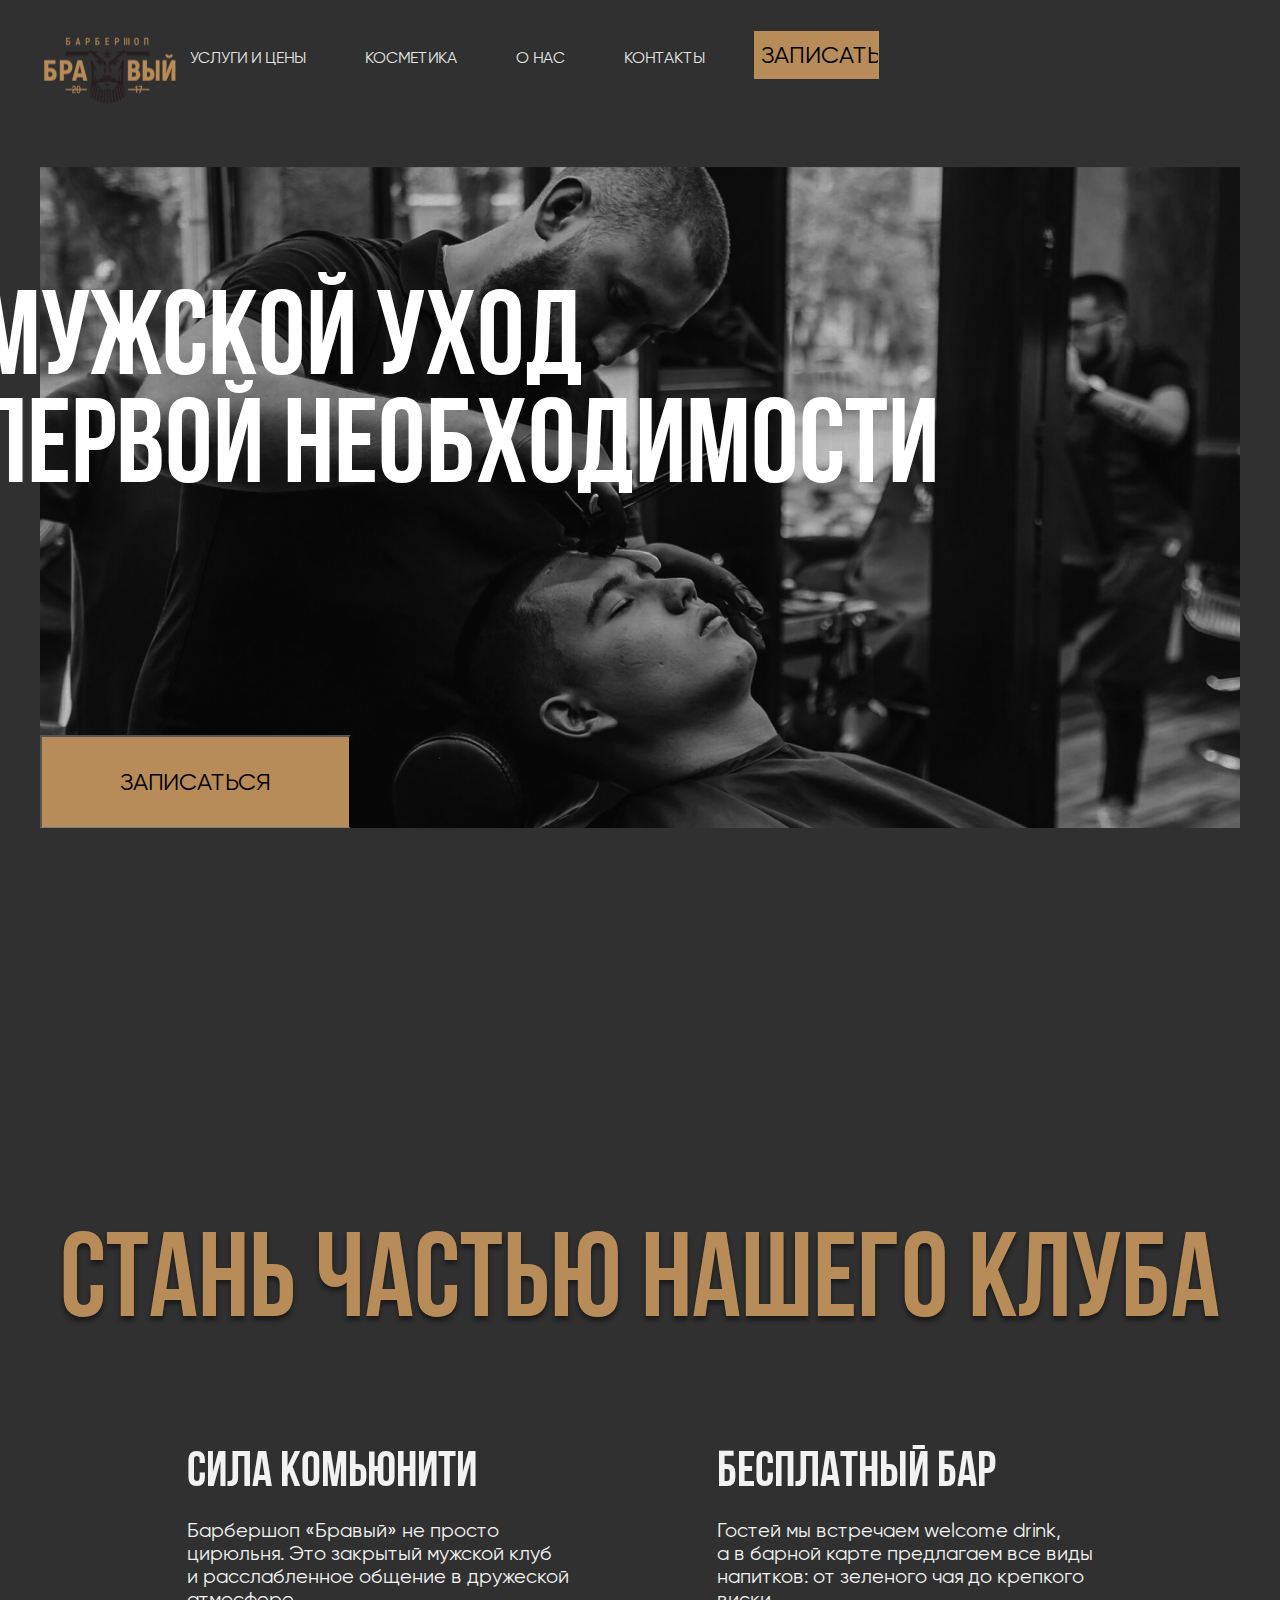
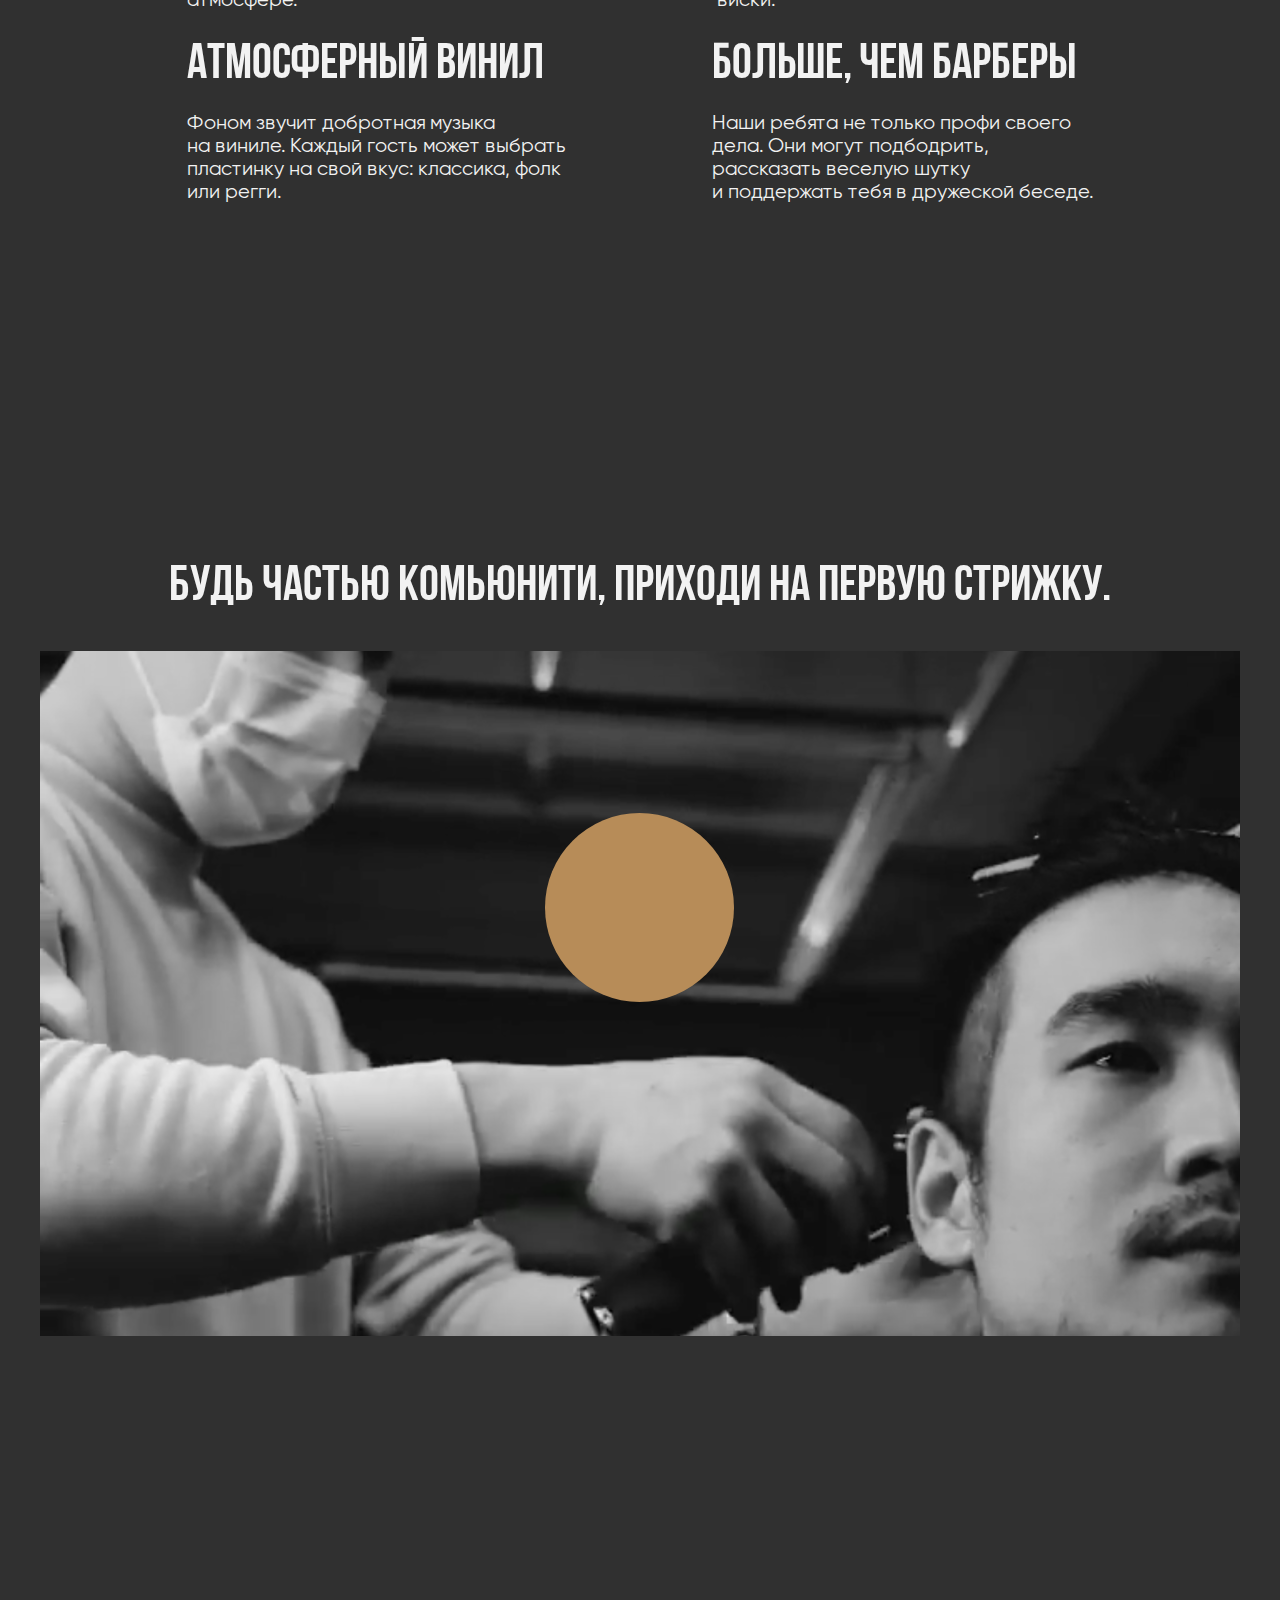
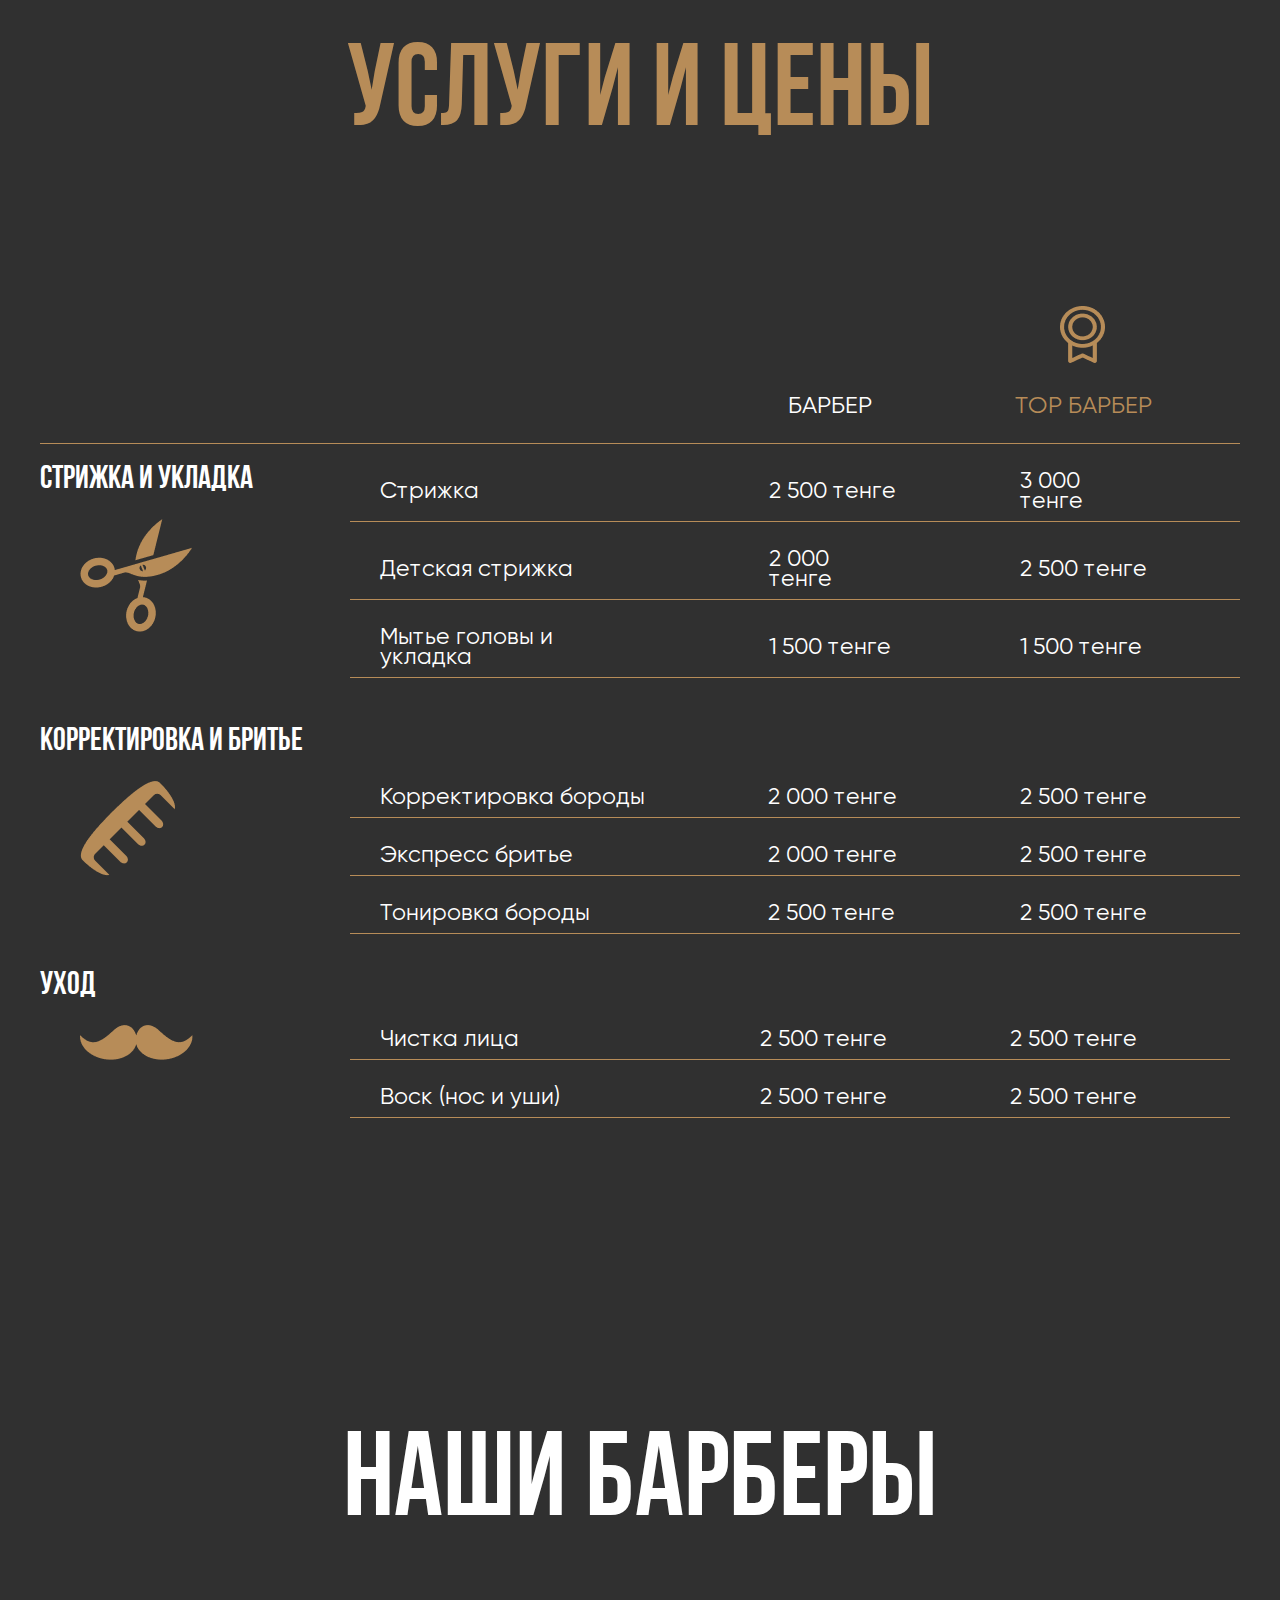
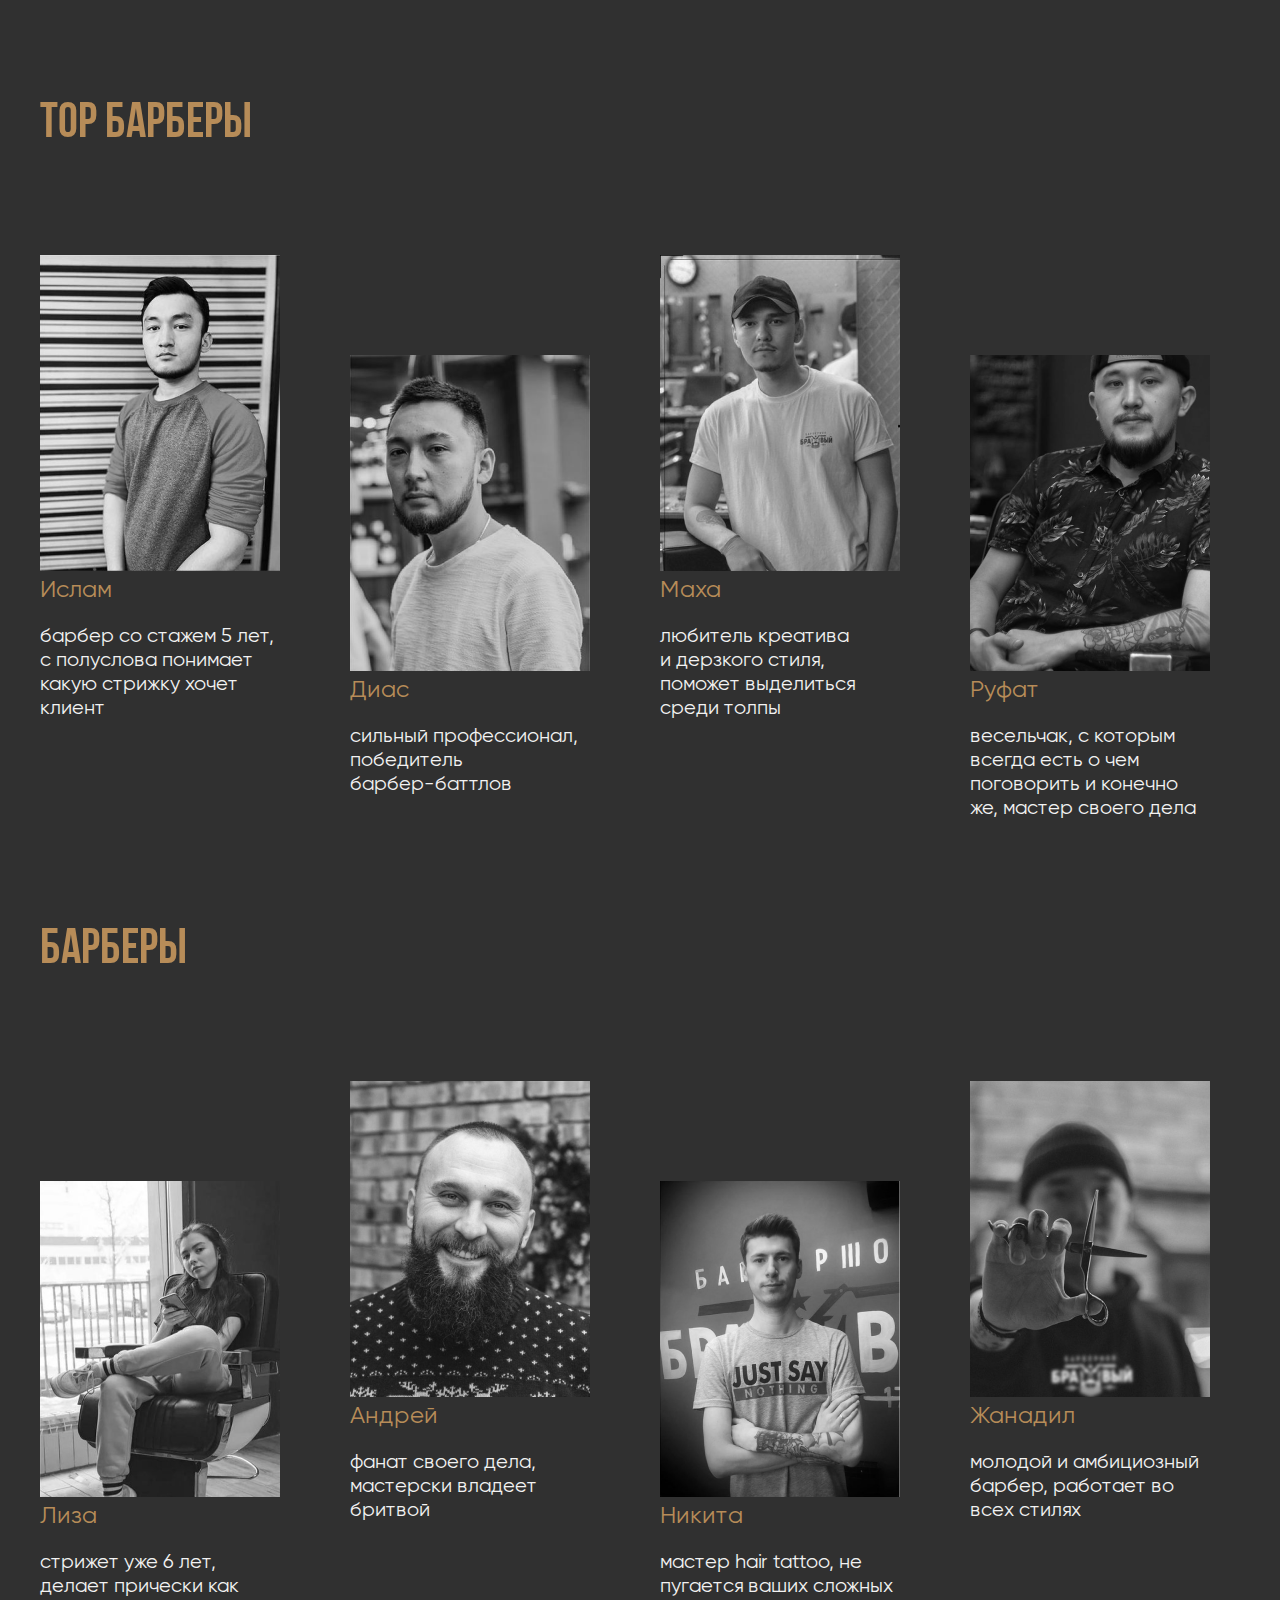
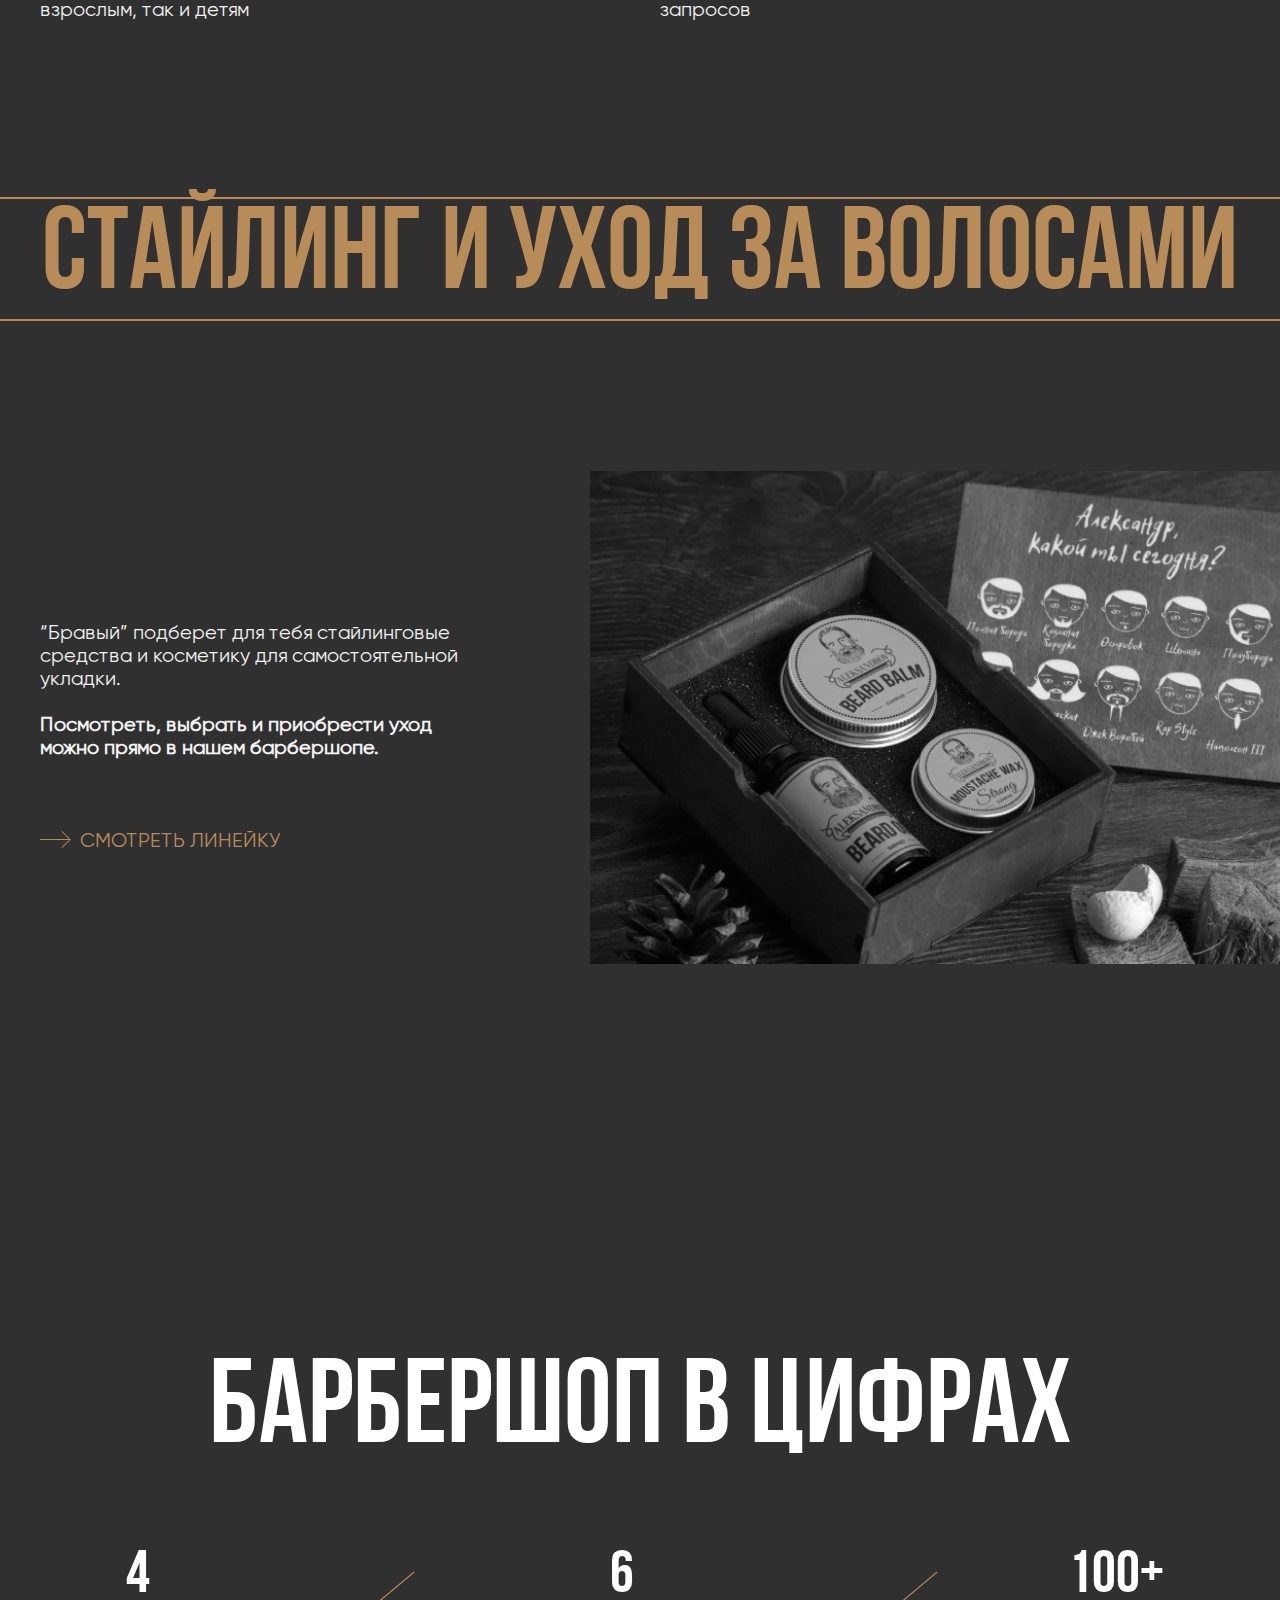
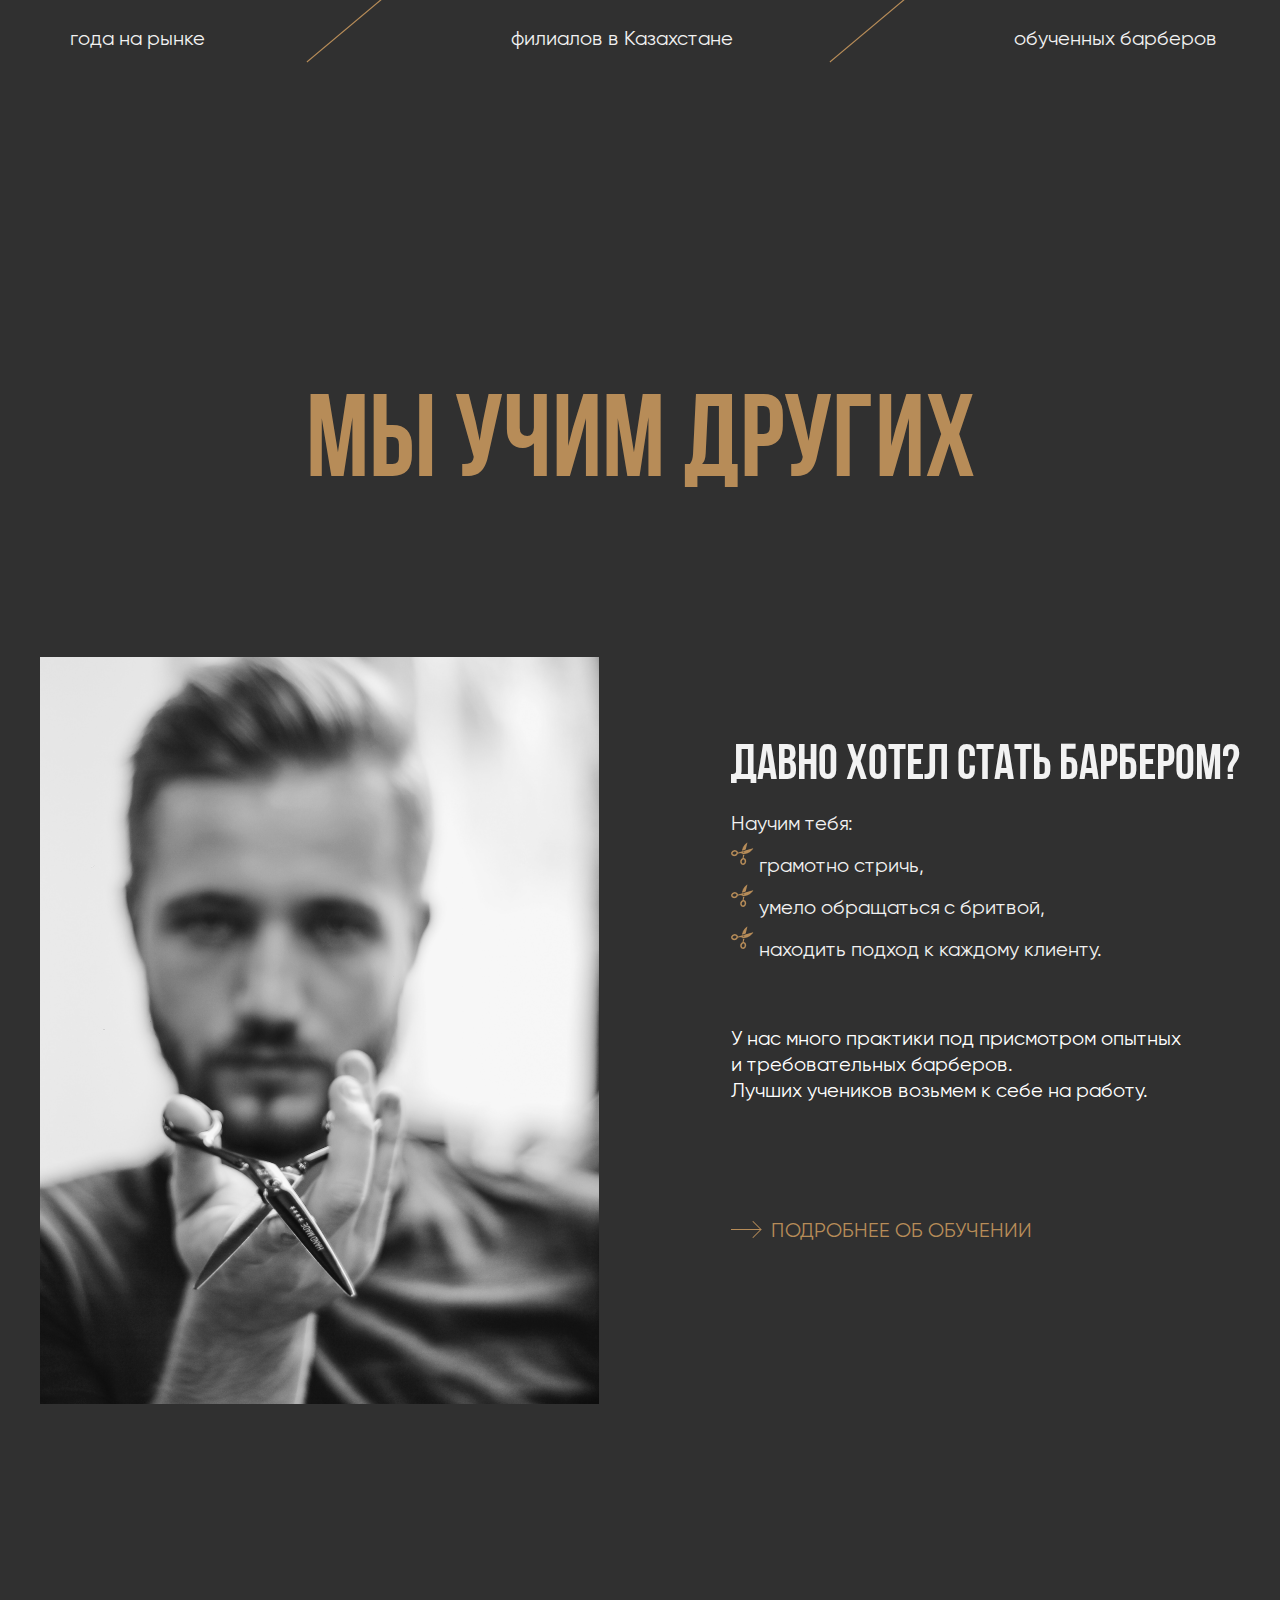
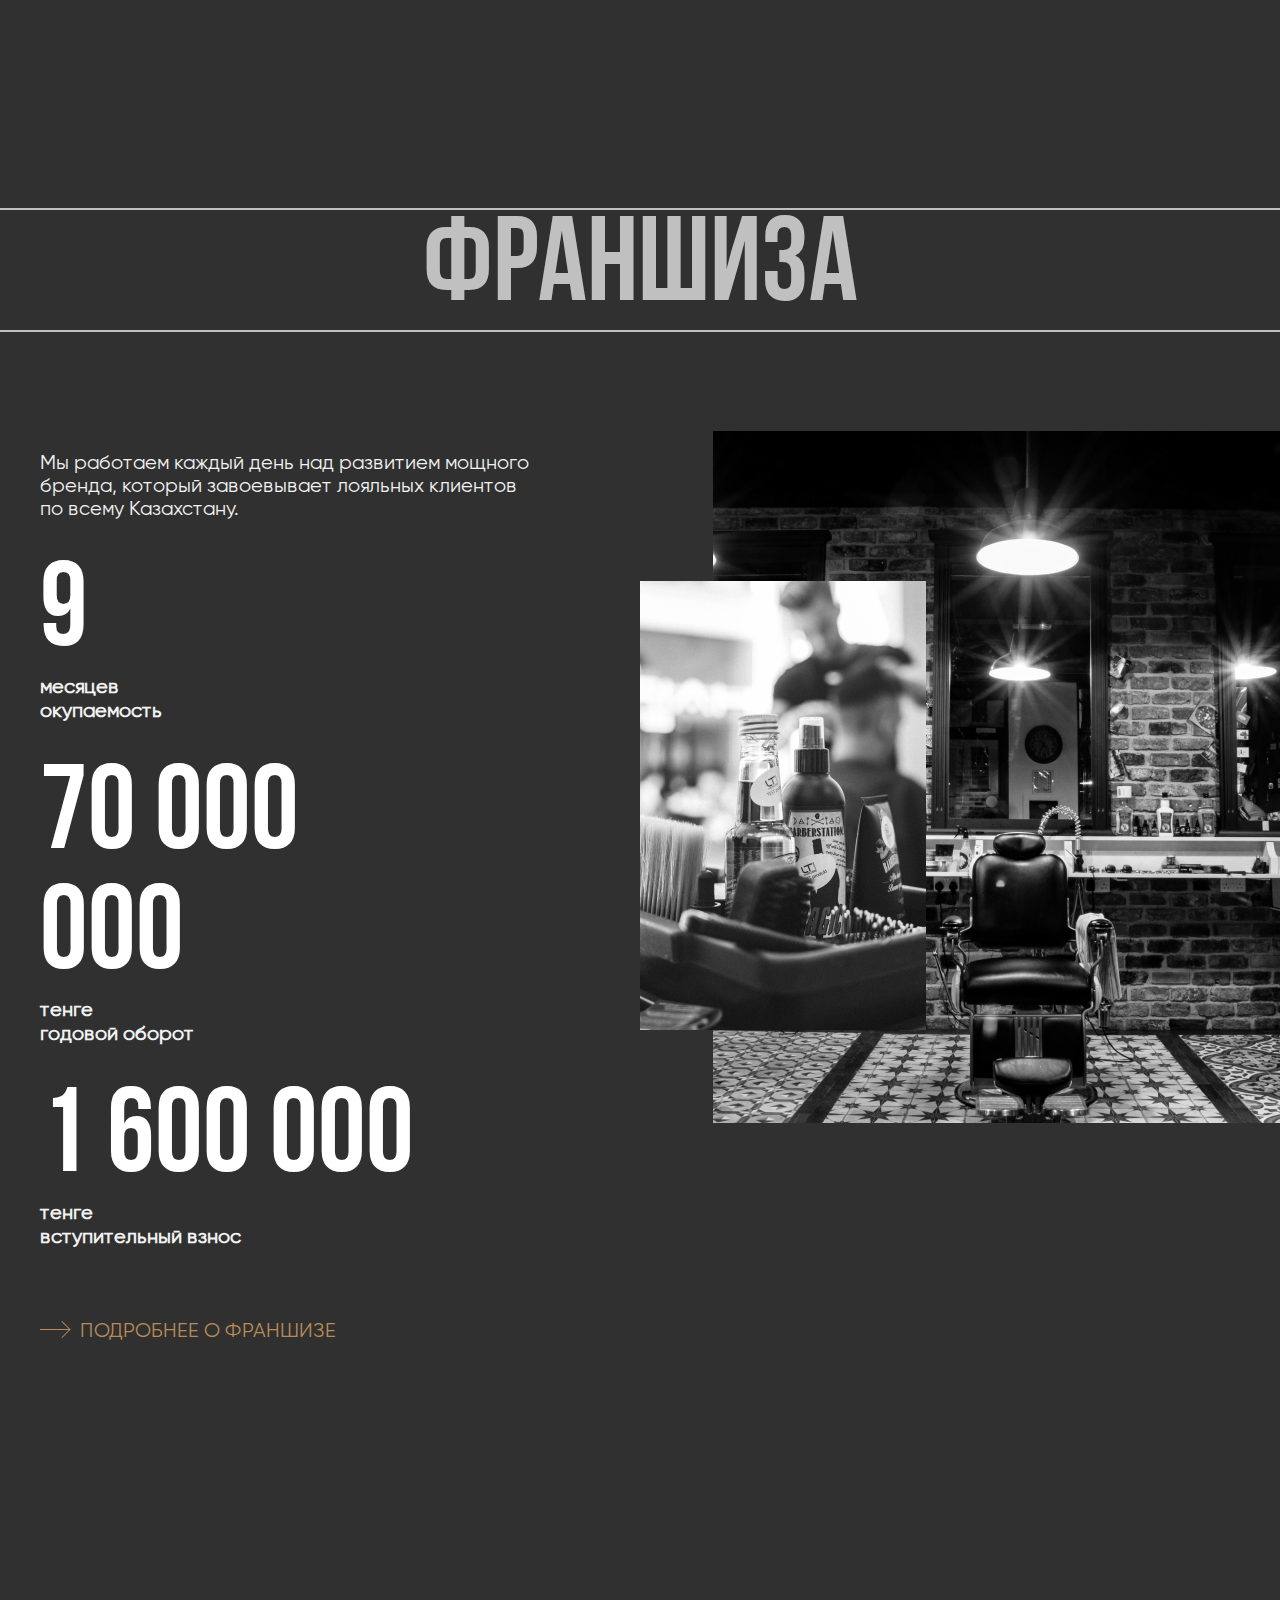
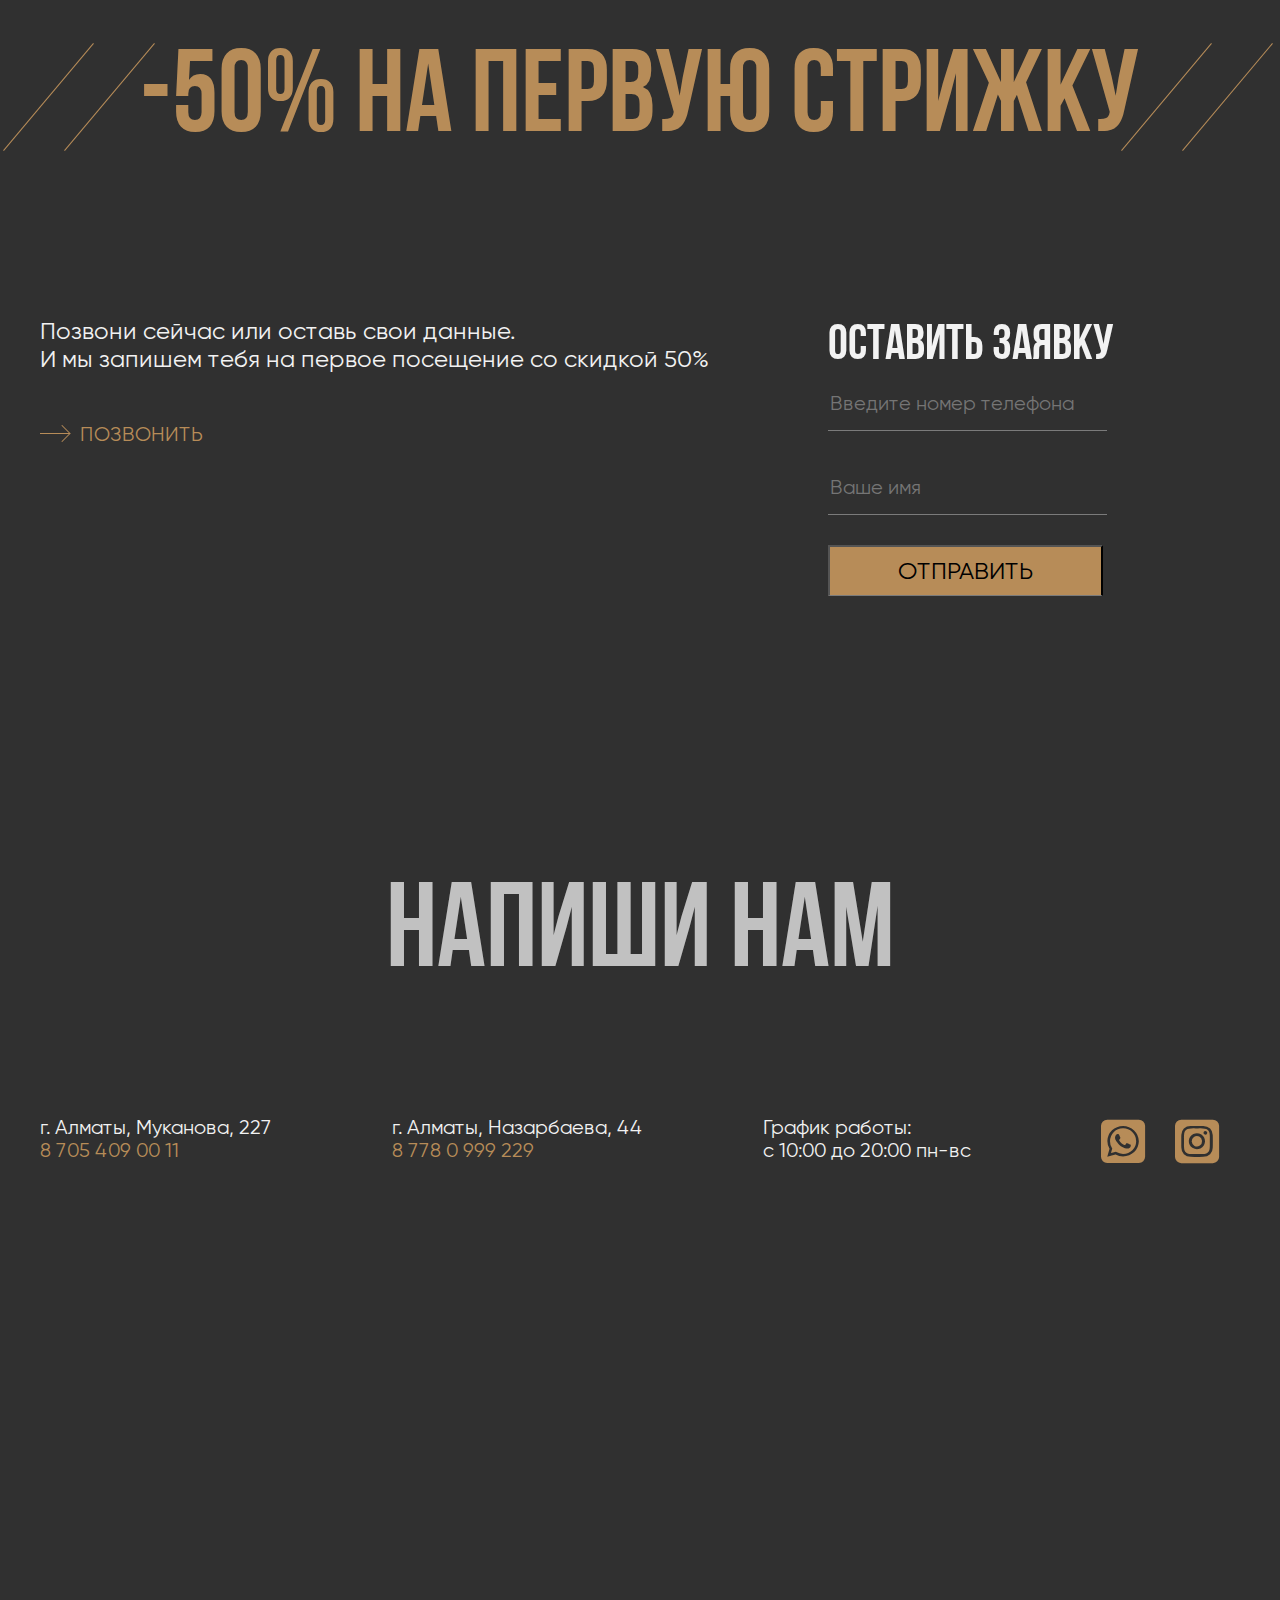
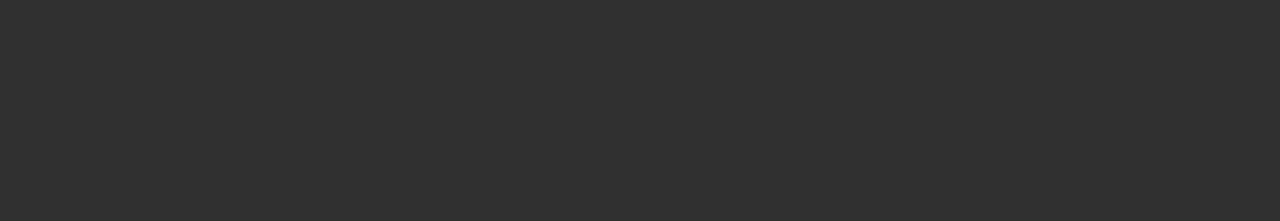
<file: 4/index.html>
<!DOCTYPE html>
<html lang="en">
<head>
    <meta charset="UTF-8">
    <meta http-equiv="X-UA-Compatible" content="IE=edge">
    <meta name="viewport" content="width=device-width, initial-scale=1.0">
    <title>Барбершоп Бравый</title>
    <link rel="stylesheet" href="style.css">
    <link rel="stylesheet" href="https://cdnjs.cloudflare.com/ajax/libs/font-awesome/6.2.0/css/all.min.css">
</head>
<body>
    <header>
        <div class="container">
            <div class="navbar">
                <img src="img/logo.png" alt="">
                <div class="menu">
                    <a href="">Услуги и цены</a>
                    <a href="">Косметика</a>
                    <a href="">О нас</a>
                    <a href="">Контакты</a>
                

                    <input class="menu-btn" type="submit" value="Записаться">
                </div>    
            </div>

            <div class="header-content">
                <img src="img/header-img.png" alt="">
                <h1>мужской уход <br> первой необходимости</h1>
                <input class="img-btn" type="submit" value="Записаться">
            </div>
        </div>
    </header>

    <section>
        <div class="container">
            <h2 class="first-h2">Стань частью нашего клуба</h2>
            
            <div class="card-list">
                <div>
                    <span>Сила комьюнити</span>
                    <p>
                        Барбершоп «Бравый» не просто <br>
                        цирюльня. Это закрытый мужской клуб <br>
                        и расслабленное общение в дружеской <br>
                        атмосфере.
                    </p>
                </div>

                <div>
                    <span>Бесплатный бар</span>
                    <p>
                        Гостей мы встречаем welcome drink, <br>
                        а в барной карте предлагаем все виды <br>
                        напитков: от зеленого чая до крепкого <br>
                        виски.
                    </p>
                </div>
            </div>

            <div class="card-list">
                <div>
                    <span>Атмосферный винил</span>
                    <p>
                        Фоном звучит добротная музыка <br>
                        на виниле. Каждый гость может выбрать <br>
                        пластинку на свой вкус: классика, фолк <br>
                        или регги.
                    </p>
                </div>

                <div>
                    <span>Больше, чем барберы</span>
                    <p>
                        Наши ребята не только профи своего <br>
                        дела. Они могут подбодрить, <br>
                        рассказать веселую шутку <br>
                        и поддержать тебя в дружеской беседе. 
                    </p>
                </div>
            </div>
        </div>
    </section>

    <section>
        <div class="container">
        <h2 class="second-h2">Будь частью комьюнити, приходи на первую стрижку.</h2>
        <div class="video"><div class="player-video"></div></div>
        </div>
    </section>

    <section>
        <div class="container">
        <h2 class="third-h2">Услуги и цены</h2>
        <div class="div-bottom-150px"></div>
            
        <img class="topbarber-img" src="img/topbarber.png" alt="">

        <div class="barber">
            <p>БАРБЕР</p>
            <span>TOP БАРБЕР</span>
        </div>
        <div class="border-bottom"></div>

        <div class="services">
            <h5>Стрижка и укладка</h5>
            <img class="services-img" src="img/Vector.png" alt="">
            <h5>корректировка и бритье</h5>
            <img class="services-img" src="img/Vector2.png" alt="">
            <h5>Уход</h5>
            <img class="services-img" src="img/Vector3.png" alt="">
        </div> 
        <table class="prices">
            <tbody>
                <tr>
                    <td>Стрижка</td>
                    <td style="padding-right: 10px;">2 500 тенге</td>
                    <td>3 000 тенге</td>
                </tr>

                <tr>
                    <td>Детская стрижка</td>
                    <td>2 000 тенге</td>
                    <td>2 500 тенге</td>
                </tr>

                <tr>
                    <td>Мытье головы и укладка</td>
                    <td>1 500 тенге</td>
                    <td>1 500 тенге</td>
                </tr>
            </tbody>
        </table>

        <table class="prices2">
            <tbody>
                <tr>
                    <td>Корректировка бороды</td>
                    <td>2 000 тенге</td>
                    <td>2 500 тенге</td>
                </tr>

                <tr>
                    <td>Экспресс бритье</td>
                    <td>2 000 тенге</td>
                    <td>2 500 тенге</td>
                </tr>

                <tr>
                    <td>Тонировка бороды</td>
                    <td>2 500 тенге</td>
                    <td>2 500 тенге</td>
                </tr>
            </tbody>
        </table>

        <table class="prices3">
            <tbody>
                <tr>
                    <td class="td_d">Чистка лица</td>
                    <td>2 500 тенге</td>
                    <td>2 500 тенге</td>
                </tr>

                <tr>
                    <td>Воск (нос и уши)</td>
                    <td>2 500 тенге</td>
                    <td>2 500 тенге</td>
                </tr>
            </tbody>
        </table>
    </div>
    </section>

    <section>
        <div class="container">
            <h2 class="h2-barbers">наши барберы</h2>
            <div class="div-bottom-150px"></div>
            <span class="span-topbarbers">Top барберы</span>

            <div class="top-barbers">
            <div class="Islam">
                <img src="img/Ислам 1.png" alt="">
                <span class="barbers-name">Ислам</span>
                <p class="barbers-info">барбер со стажем 5 лет, <br>
                                        с полуслова понимает <br>
                                        какую стрижку хочет <br>
                                        клиент
                </p>
            </div>
            <div class="Dias">
                <img src="img/Диас 1.png" alt="">
                <span class="barbers-name">Диас</span>
                <p class="barbers-info">сильный профессионал, 
                                        победитель <br> 
                                        барбер-баттлов
                </p>
            </div>
            <div class="Maha">
                <img src="img/Маха 1.png" alt="">
                <span class="barbers-name">Маха</span>
                <p class="barbers-info">любитель креатива <br>
                                        и дерзкого стиля, <br>
                                        поможет выделиться <br>
                                        среди толпы
                </p>
            </div>
            <div class="Rufat">
                <img src="img/Руфат 1.png" alt="">
                <span class="barbers-name">Руфат</span>
                <p class="barbers-info">весельчак, с которым <br>
                                        всегда есть о чем <br>
                                        поговорить и конечно <br>
                                        же, мастер своего дела
                </p>
            </div>
        </div>


        <span class="span-topbarbers">барберы</span>
        <div class="barbers">

        <div class="Liza">
            <img src="img/Лиза 1.png" alt="">
            <span class="barbers-name">Лиза</span>
            <p class="barbers-info">стрижет уже 6 лет, 
                                    делает прически как 
                                    взрослым, так и детям
            </p>
        </div>
        <div class="Andrey">
            <img src="img/a 1.png" alt="">
            <span class="barbers-name">Андрей</span>
            <p class="barbers-info">фанат своего дела, 
                                    мастерски владеет 
                                    бритвой
            </p>
        </div>
        <div class="Nikita">
            <img src="img/Никита 1.png" alt="">
            <span class="barbers-name">Никита</span>
            <p class="barbers-info">мастер hair tattoo, 
                                    не пугается ваших 
                                    сложных запросов
            </p>
        </div>
        <div class="Zhanadil">
            <img src="img/Жанадил 1.png" alt="">
            <span class="barbers-name">Жанадил</span>
            <p class="barbers-info">молодой и амбициозный 
                                    барбер, работает 
                                    во всех  стилях
            </p>
        </div>
    </div>
        </div>
    </section>

    <section>
        <div class="container">

            <div class="StyleHair-border-top"></div>
            <h2 class="Style-hair-h2 third-h2">Стайлинг и уход за волосами</h2>
            <div class="StyleHair-border-bottom"></div>

            <img src="img/nabor.png" alt="" class="nabor-img">

            <p style="padding-top: 150px;">“Бравый” подберет для тебя стайлинговые <br>
                средства и косметику для самостоятельной <br>
                укладки. <br>
                <br>    
                <b>Посмотреть, выбрать и приобрести уход <br>
                    можно прямо в нашем барбершопе. <br>
                </b>
            </p>

            <div class="href">
                <div class="arrow"></div>
                <a href="">смотреть линейку</a>
            </div>
        </div>
    </section>

    <section>
        <div class="container">
            <h2 style="padding-top: 200px;" class="h2-numbers">Барбершоп в цифрах</h2>
            <div class="barber-num">
                <span class="number first-num">
                    4
                    <p>года на рынке</p>
                    </span>
                    <div class="border1"></div>

                <span class="number second-num">
                    6 
                    <p>филиалов в Казахстане</p>
                </span>
                <div class="border2"></div>  

                <span class="number third-num">
                    100+ 
                    <p>обученных барберов</p>
                </span>
            </div>
        </div>
    </section>

    <section>
        <div class="container">
            <h2 class="third-h2">мы учим других</h2>
            <div class="div-bottom-150px"></div>

            <img src="img/цуыегвн.png" alt="">
            <div class="we-study">
                <span>Давно хотел стать барбером?</span>
                <p>
                                                Научим тебя: <br>
                    <img class="svg" src="img/svg.png" alt="">грамотно стричь, <br>
                    <img class="svg" src="img/svg.png" alt="">умело обращаться с бритвой, <br>
                    <img class="svg" src="img/svg.png" alt="">находить подход к каждому клиенту. <br>
                </p>
                <p class="we-study-p">
                    У нас много практики под присмотром опытных <br>
                    и требовательных барберов. <br>
                    Лучших учеников возьмем к себе на работу. <br>
                </p>
                <div class="href">
                    <div class="arrow"></div>
                    <a href="">Подробнее об обучении</a>
                </div>
            </div>
        </div>
    </section>

    <section>
        <div class="container">
            <h2 class="h2-franchise">
                <div class="franchise-border-top"></div>
                Франшиза
                <div class="franchise-border-bottom"></div>
            </h2>
            <div class="all-franchise">
                <div class="left-franchise">
            <p>
                Мы работаем каждый день над развитием мощного <br>
                бренда, который завоевывает лояльных клиентов <br>
                по всему Казахстану. 
            </p>
            
            <p class="text-number">
                <span class="big-numbers">9</span> <br>
                месяцев <br>
                окупаемость
            </p>
            <p class="text-number">
                <span class="big-numbers">70 000 000</span> <br>
                тенге <br>
                годовой оборот
            </p>
            <p class="text-number">
                <span class="big-numbers">1 600 000</span> <br>
                тенге <br>
                вступительный взнос
            </p>

            <div class="href">
                <div class="arrow"></div>
                <a href="">Подробнее о франшизе</a>
            </div>
        </div>

        <div class="over-img">
            <div class="back_img_block">
                 <img class="back-img" src="img/nathon-oski-EW_rqoSdDes-unsplash 1.png" alt="">
            </div>
            <div class="over-second-img_block">
                 <img class="over-second-img" src="img/jeppe-monster-CcjIK1h5jRk-unsplash 1.png" alt="">
            </div>
            </div>
        </div>
        </div>
    </section>

    <section>
        <div class="container">         
            <div class="h2-border">    
                     
                <div class="oneborder">
                    <div class="border11"></div>
                    <div class="border12"></div>  
                </div>
                <div class="text-third">
                    <h2 class="third-h2">              
                    -50% на первую стрижку
                    </h2>   
                </div>
                <div class="oneborder">
                <div class="border11"></div>
                <div class="border12"></div>
                </div>
              
            </div>
                <div class="div-bottom-150px"></div>    

                <div class="d-flex">
                <div>
                <p class="Application-p">Позвони сейчас или оставь свои данные. <br>
                    И мы запишем тебя на первое посещение со скидкой 50%
                </p>

                <div class="href">
                    <div class="arrow"></div>
                    <a href="">Позвонить</a>
                </div>
            </div>

                <div class="Application-form">
                    <span class="submit-application">Оставить заявку</span> <br>

                    <input class="left-width right-width top-width" type="tel" placeholder="Введите номер телефона"> <br>
                    <input class="left-width right-width top-width" type="text" placeholder="Ваше имя"> <br>
                    <input type="submit" value="Отправить"> <br>
                </div>
            </div>
        </div>        
    </section>

    <footer>
        <div class="container">
            <h2 class="h2-franchise">Напиши нам</h2>
            <div class="d-flex">
                <div class="footer-adres">
                    <p>
                        г. Алматы, Муканова, 227 <br>
                        <span class="footer-tel">8 705 409 00 11</span>
                    </p>
                </div>

                <div class="footer-adres">
                    <p>
                        г. Алматы, Назарбаева, 44 <br>
                        <span class="footer-tel">8 778 0 999 229</span>
                    </p>
                </div>

                <div class="footer-adres">
                    <p>
                        График работы: <br>
                        с 10:00 до 20:00 пн-вс
                    </p>
                </div>

                <a href="" class="fa-brands fa-square-whatsapp"></a>
                <a href="" class="fa-brands fa-square-instagram"></a>
            </div>

            <div style="width: 100%; padding-bottom: 100px; padding-top: 85px;"><iframe width="1200" height="450" frameborder="0" scrolling="no" marginheight="0" marginwidth="0" src="https://maps.google.com/maps?width=1200&amp;height=450&amp;hl=en&amp;q=%D0%BF%D1%80-%D1%82.%20%D0%9D%D0%B0%D0%B7%D0%B0%D1%80%D0%B1%D0%B0%D0%B5%D0%B2%D0%B0%2044,%20%D0%90%D0%BB%D0%BC%D0%B0%D1%82%D1%8B%20050004+(My%20Business%20Name)&amp;t=k&amp;z=17&amp;ie=UTF8&amp;iwloc=B&amp;output=embed">
                <a href="https://www.maps.ie/distance-area-calculator.html">measure area map</a>
            </iframe>
            </div>

        </div>
    </footer>
</body>
</html>
</file>
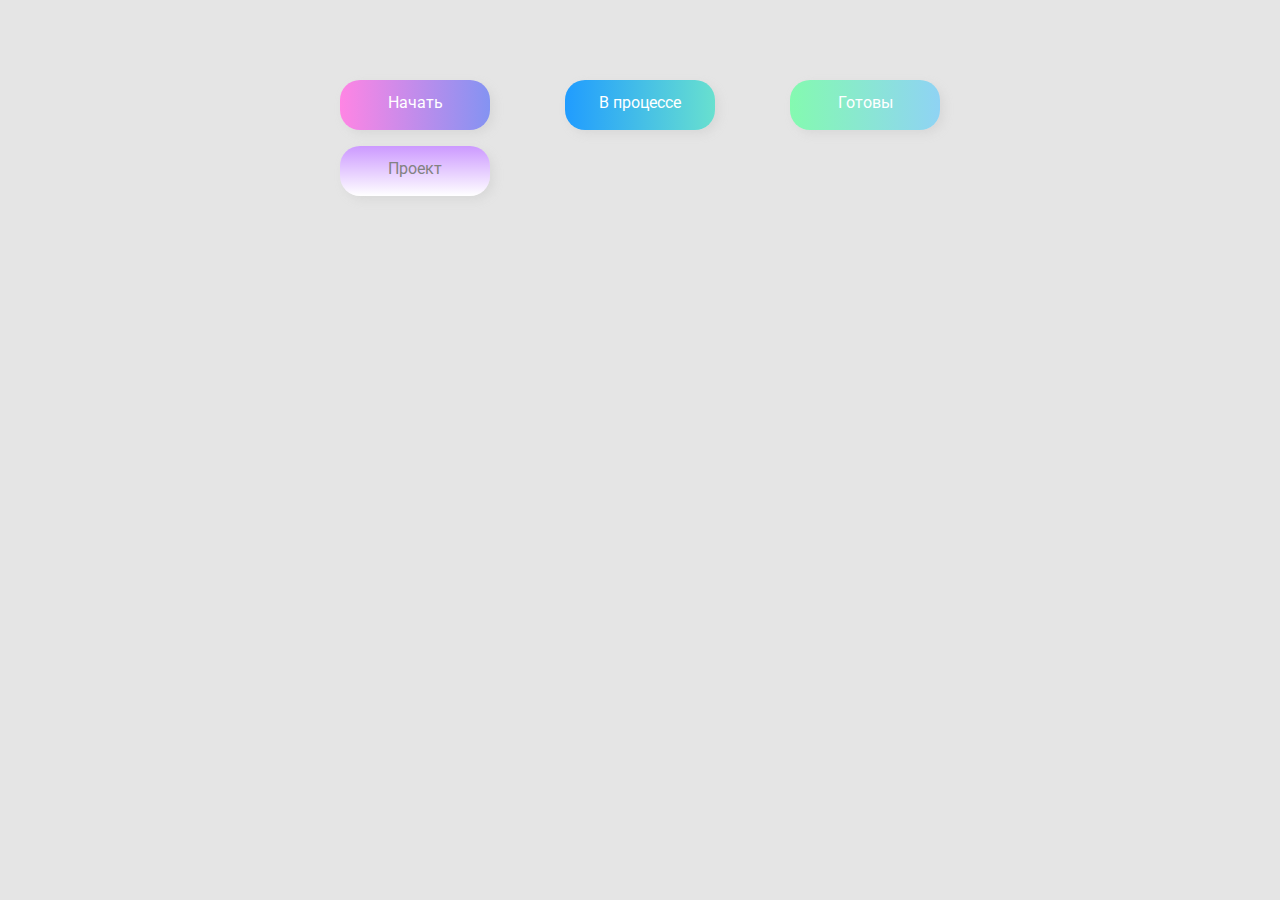
<file: 5/index.html>
<!DOCTYPE html>
<html lang="en">
  <head>
    <meta charset="UTF-8" />
    <meta name="viewport" content="width=device-width, initial-scale=1.0" />
    <link rel="stylesheet" href="style.css" />
    <title>Drag & Drop | Проект 2</title>
  </head>
  <body>
    <div>
      <div class="row">
        <div class="col-header start">Начать</div>
        <div class="col-header progress">В процессе</div>
        <div class="col-header done">Готовы</div>
      </div>

      <div class="row">
        <div class="placeholder">
          <div class="item" draggable="true">Проект</div>
        </div>
        <div class="placeholder"></div>
        <div class="placeholder"></div>
      </div>
    </div>

    <script src="app.js"></script>
  </body>
</html>
</file>
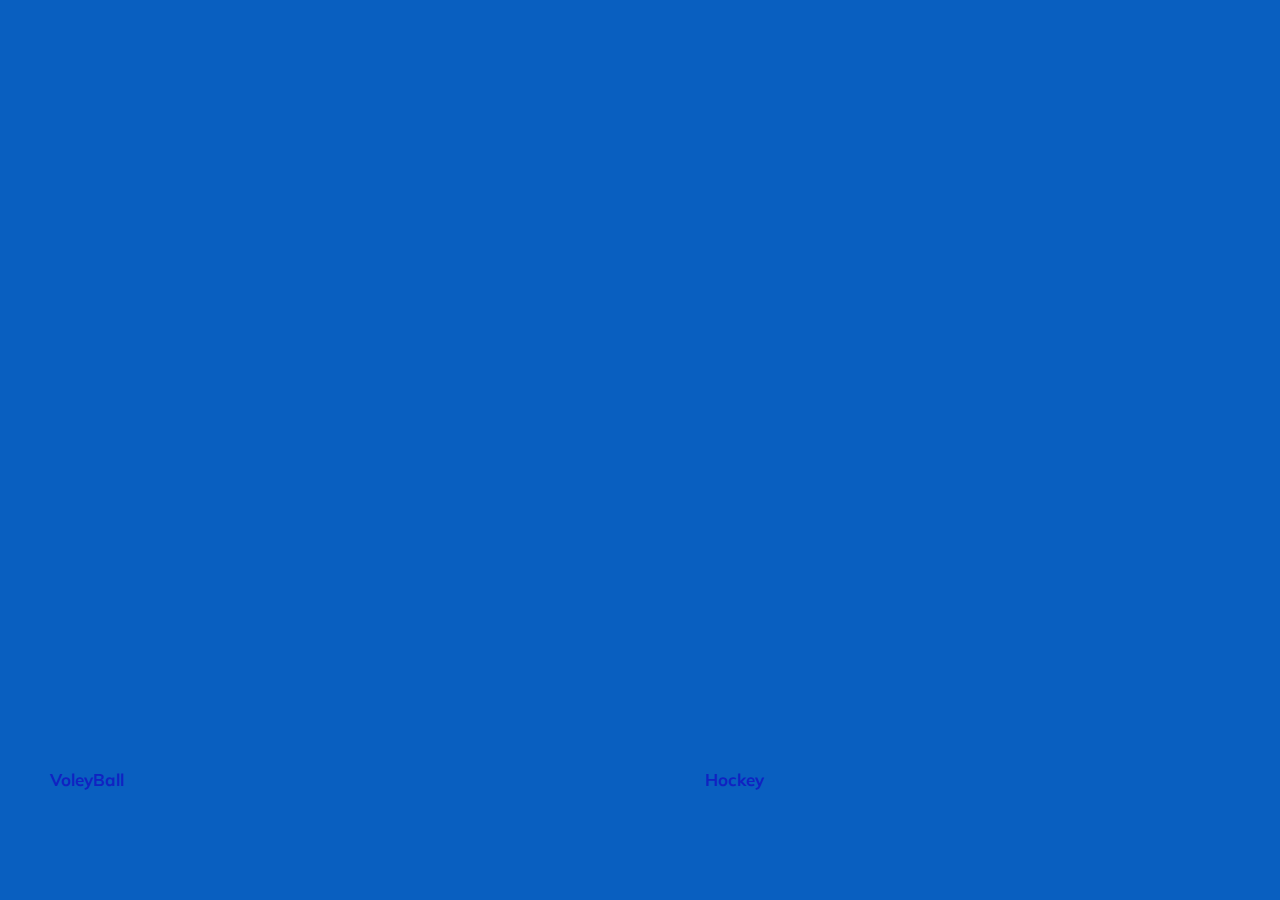
<file: 6/index.html>
<!DOCTYPE html>
<html lang="en">
<head>
  <meta charset="UTF-8" />
  <meta name="viewport" content="width=device-width, initial-scale=1.0" />
  <link rel="stylesheet" href="style.css" />
  <title>Карточки | Проект 1</title>
</head>
<body>
<div class="container">
  <div
      class="slide"
      style="background-image: url('https://images.unsplash.com/photo-1521138054413-5a47d349b7af?ixlib=rb-4.0.3&ixid=MnwxMjA3fDB8MHxwaG90by1wYWdlfHx8fGVufDB8fHx8&auto=format&fit=crop&w=436&q=80');"
  >
    <h3>VoleyBall</h3>
  </div>
  <div
      class="slide"
      style="
          background-image: url('https://images.unsplash.com/photo-1608245449230-4ac19066d2d0?ixlib=rb-4.0.3&ixid=MnwxMjA3fDB8MHxwaG90by1wYWdlfHx8fGVufDB8fHx8&auto=format&fit=crop&w=387&q=80');
        "
  >
    <h3>BasketBall</h3>
  </div>
  <div
      class="slide"
      style="
          background-image: url('https://images.unsplash.com/photo-1622279457486-62dcc4a431d6?ixlib=rb-4.0.3&ixid=MnwxMjA3fDB8MHxwaG90by1wYWdlfHx8fGVufDB8fHx8&auto=format&fit=crop&w=1470&q=80');
        "
  >
    <h3>Tennis</h3>
  </div>
  <div
      class="slide active"
      style="
          background-image: url('https://plus.unsplash.com/premium_photo-1661964332350-46c97845ac2a?ixlib=rb-4.0.3&ixid=MnwxMjA3fDB8MHxwaG90by1wYWdlfHx8fGVufDB8fHx8&auto=format&fit=crop&w=773&q=80');
        "
  >
    <h3>Hockey</h3>
  </div>
  <div
      class="slide"
      style="
          background-image: url('https://images.unsplash.com/photo-1560272564-c83b66b1ad12?ixlib=rb-4.0.3&ixid=MnwxMjA3fDB8MHxwaG90by1wYWdlfHx8fGVufDB8fHx8&auto=format&fit=crop&w=449&q=80');
        "
  >
    <h3>FootBall</h3>
  </div>
</div>

<script src="app.js"></script>
</body>
</html>
</file>
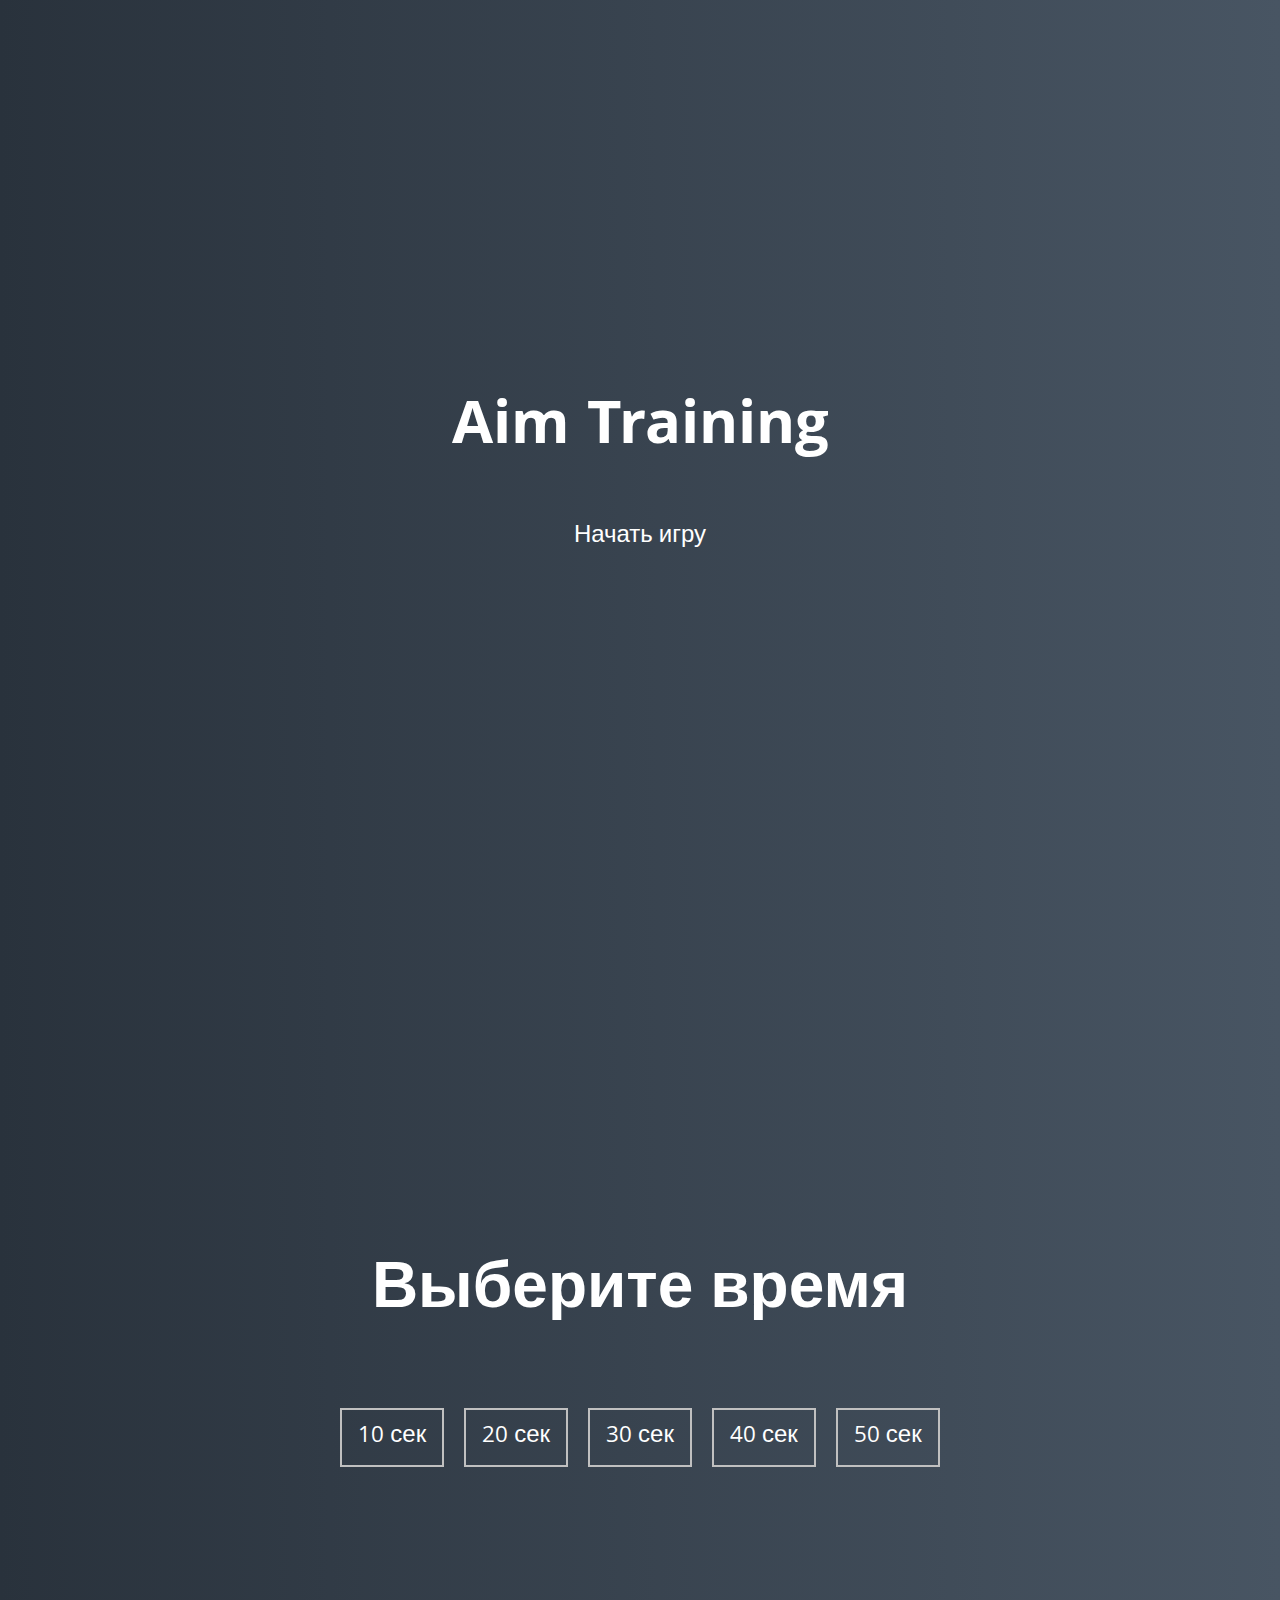
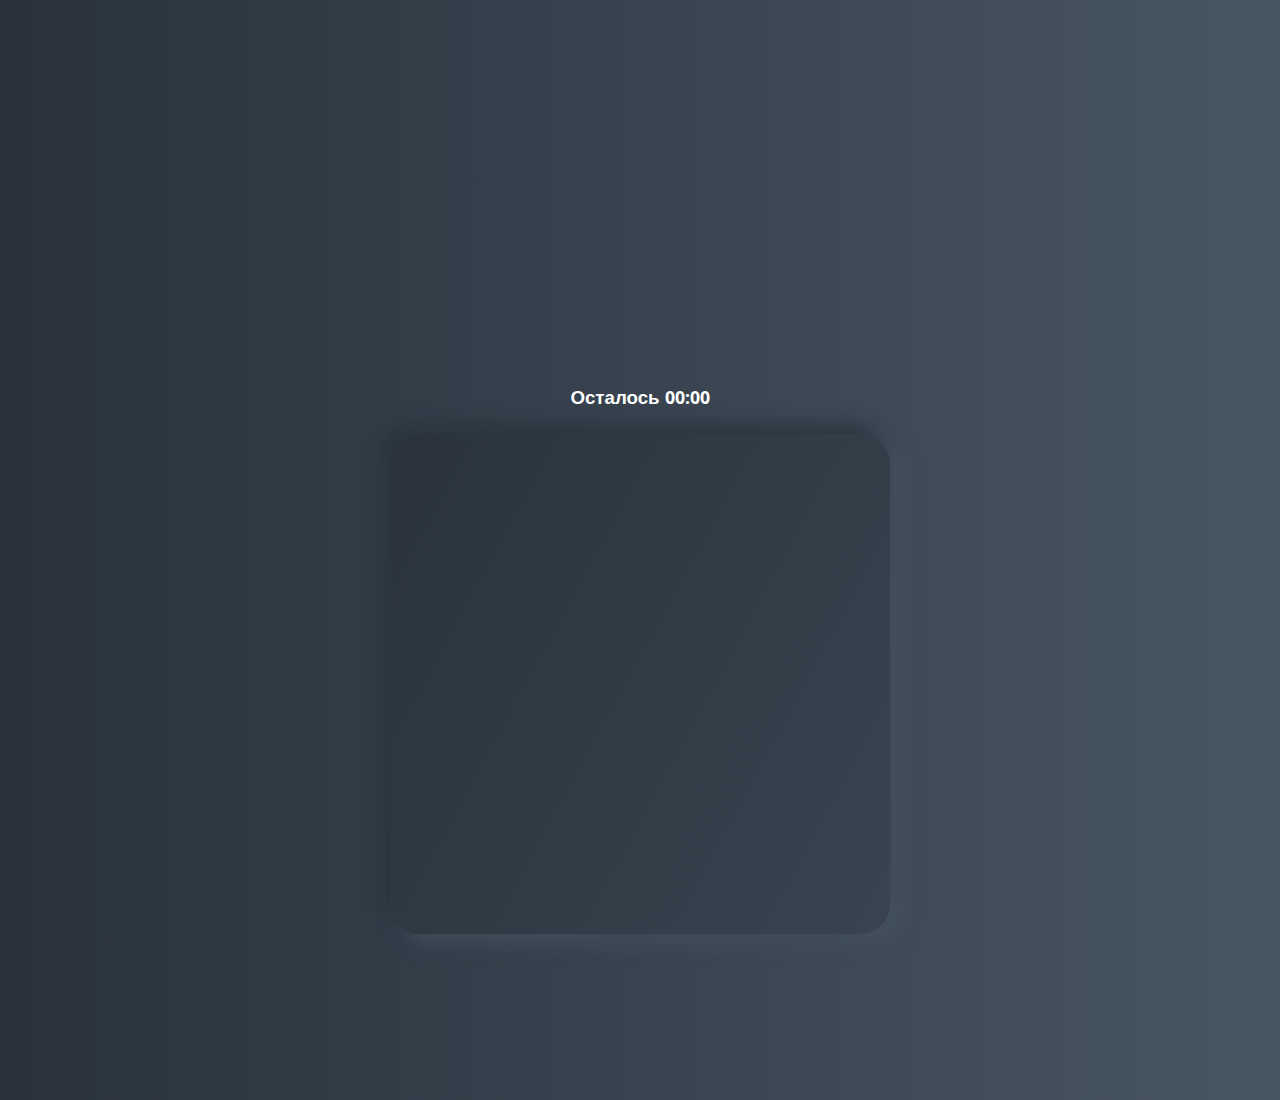
<file: 7/index.html>
<!DOCTYPE html>
<html lang="en">
  <head>
    <meta charset="UTF-8" />
    <meta name="viewport" content="width=device-width, initial-scale=1.0" />
    <link rel="stylesheet" href="style.css" />
    <title>Aim Training | Проект 5</title>
  </head>
  <body>
    <div class="screen">
      <h1>Aim Training</h1>
      <a href="#" class="start" id="start">Начать игру</a>
    </div>

    <div class="screen">
      <h1>Выберите время</h1>
      <ul class="time-list" id="time-list">
        <li>
          <button class="time-btn" data-time="10">
            10 сек
          </button>
        </li>
        <li>
          <button class="time-btn" data-time="20">
            20 сек
          </button>
        </li>
        <li>
          <button class="time-btn" data-time="30">
            30 сек
          </button>
          <li>
            <button class="time-btn" data-time="40">
              40 сек
            </button>
          </li>
          <li>
            <button class="time-btn" data-time="50">
              50 сек
            </button>
          </li>
      </ul>
    </div>

    <div class="screen">
      <h3>Осталось <span id="time">00:00</span></h3>
      <div class="board" id="board"></div>
    </div>

    <script src="app.js"></script>
  </body>
</html>
</file>
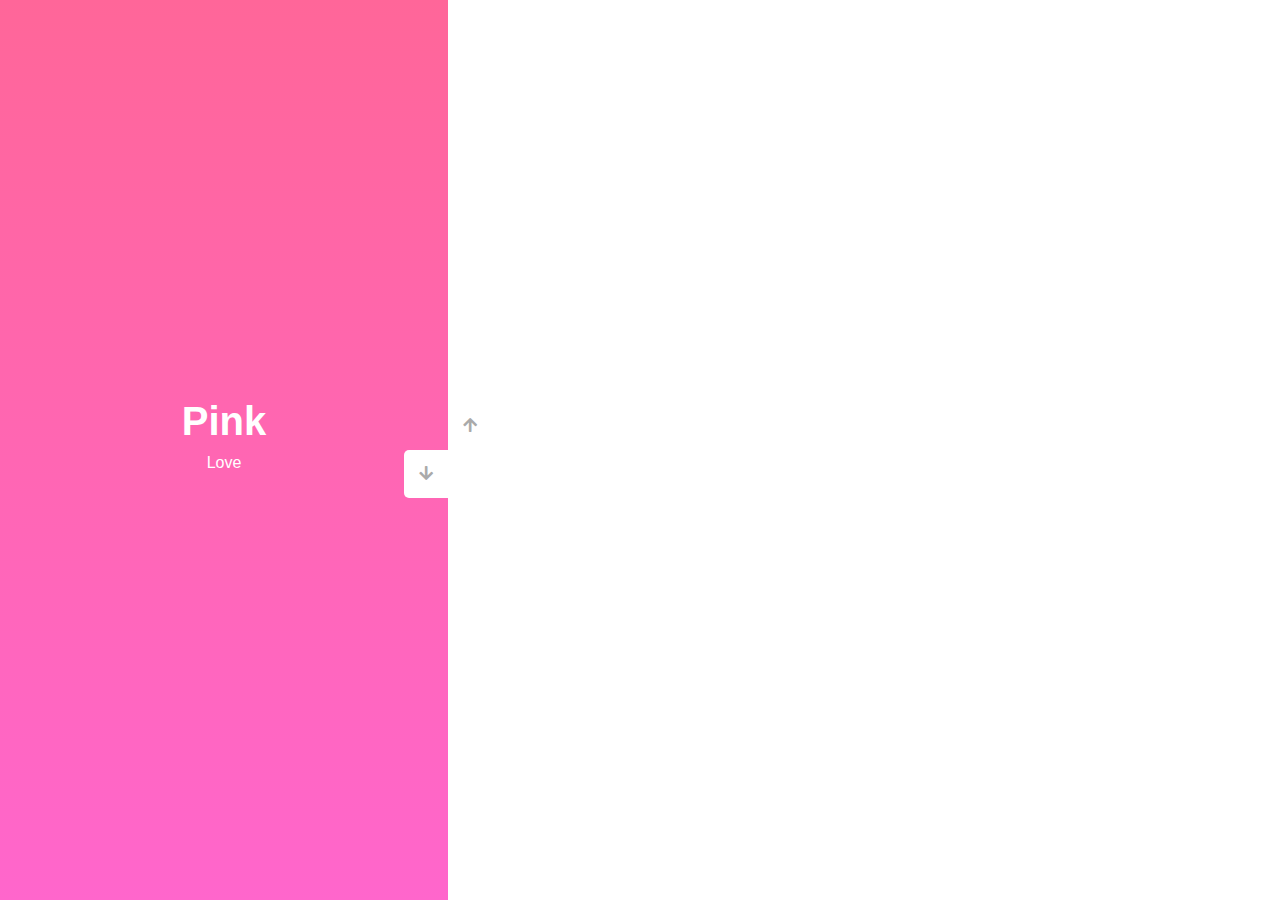
<file: 9/index.html>
<!DOCTYPE html>
<html lang="en">
  <head>
    <meta charset="UTF-8" />
    <meta name="viewport" content="width=device-width, initial-scale=1.0" />
    <link
      rel="stylesheet"
      href="https://cdnjs.cloudflare.com/ajax/libs/font-awesome/5.15.1/css/all.min.css"/>
    <link rel="stylesheet" href="style.css" />
    <title>Слайдер | Проект 3</title>
  </head>
  <body>
    <div class="container">
      <div class="sidebar">
        <div
          style="
            background: linear-gradient(to bottom, #3d1d68 0%, #7044a9 100%);">
          <h1>Purple</h1>
          <p>Serious</p>
        </div>
        <div
          style="
            background: linear-gradient(to bottom, #f07020 0%, #ffa44a 100%);">
          <h1>Orange</h1>
          <p>Happy</p>
        </div>
        <div
          style="background: linear-gradient(to bottom, #43ad3d 0%, #94d578 100%);">
          <h1>Grenn</h1>
          <p>Kindness</p>
        </div>
        <div
          style="background: linear-gradient(to bottom, #ff6699 0%, #ff66cc 100%);">
          <h1>Pink</h1>
          <p>Love</p>
        </div>
      </div>
      <div class="main-slide">
        <div
          style="
            background-image: url('https://images.unsplash.com/photo-1496450080853-5f78c43af9e9?ixlib=rb-4.0.3&ixid=MnwxMjA3fDB8MHxwaG90by1wYWdlfHx8fGVufDB8fHx8&auto=format&fit=crop&w=870&q=80');">
        </div>
        <div
          style="
            background-image: url('https://images.unsplash.com/photo-1519066473994-a7506988851d?ixlib=rb-4.0.3&ixid=MnwxMjA3fDB8MHxwaG90by1wYWdlfHx8fGVufDB8fHx8&auto=format&fit=crop&w=431&q=80');">
        </div>
        <div
          style="
            background-image: url('https://images.unsplash.com/photo-1498721468684-6b3c0f06226e?ixlib=rb-4.0.3&ixid=MnwxMjA3fDB8MHxwaG90by1wYWdlfHx8fGVufDB8fHx8&auto=format&fit=crop&w=869&q=80');">
        </div>
        <div
          style="
            background-image: url('https://images.unsplash.com/photo-1508898578281-774ac4893c0c?ixlib=rb-4.0.3&ixid=MnwxMjA3fDB8MHxwaG90by1wYWdlfHx8fGVufDB8fHx8&auto=format&fit=crop&w=387&q=80');">
        </div>
      </div>
      <div class="controls">
        <button class="down-button">
          <i class="fas fa-arrow-down"></i>
        </button>
        <button class="up-button">
          <i class="fas fa-arrow-up"></i>
        </button>
      </div>
    </div>

    <script src="app.js"></script>
  </body>
</html>
</file>
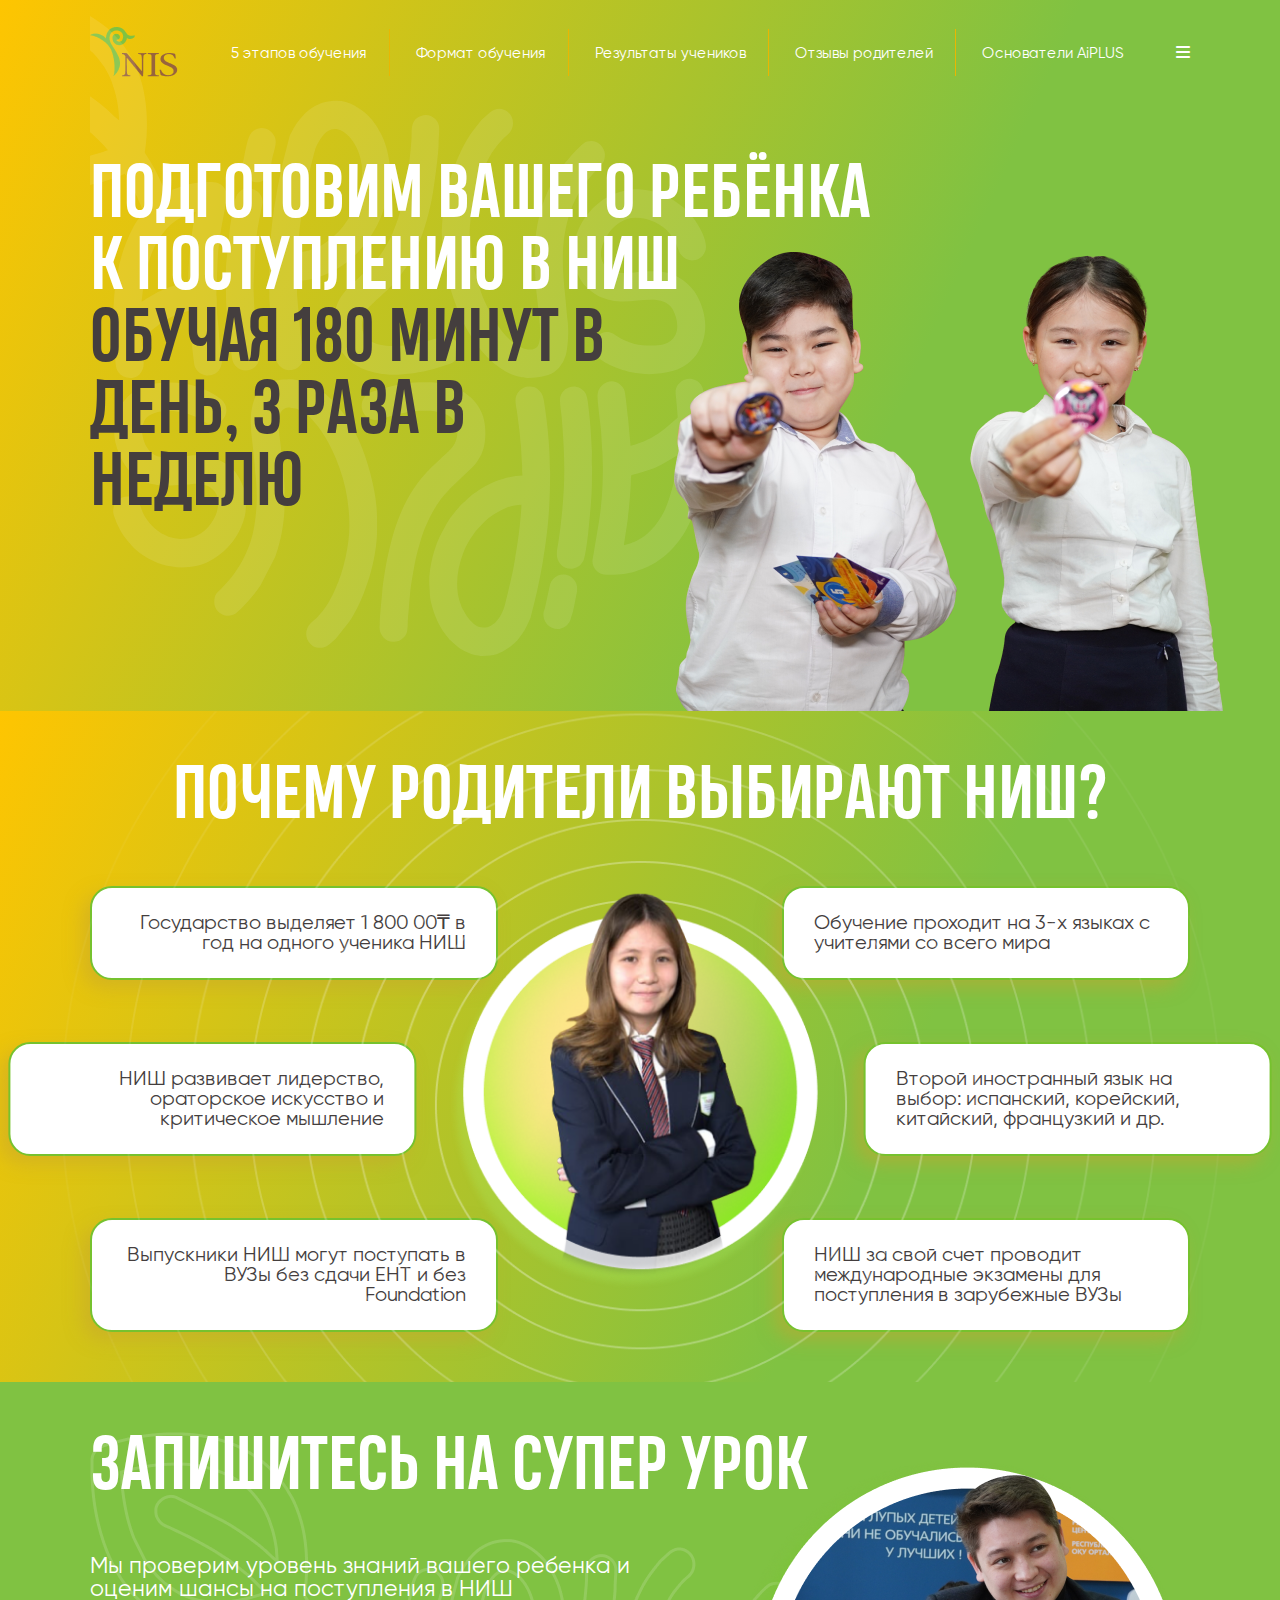
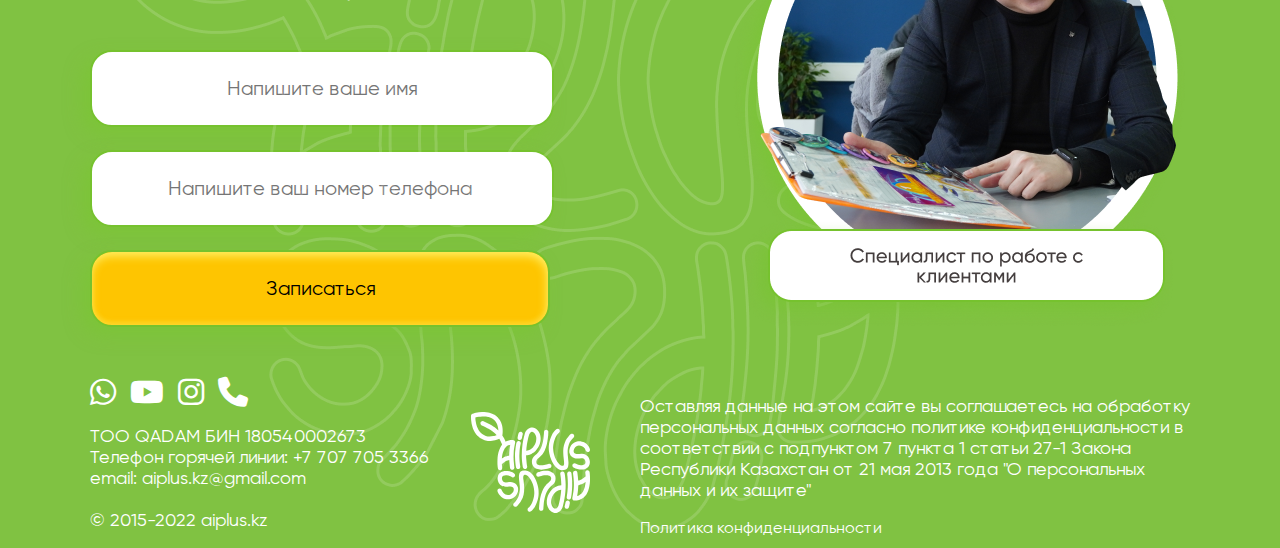
<file: 1/Untitled-1.html>
<!DOCTYPE html>
<html lang="ru">
<head>
    <meta charset="UTF-8">
    <meta http-equiv="X-UA-Compatible" content="IE=edge">
    <meta name="viewport" content="width=device-width, initial-scale=1.0">
    <title>Document</title>
    <link href="main.css" rel="stylesheet">
    <link rel="stylesheet" href="https://cdnjs.cloudflare.com/ajax/libs/font-awesome/6.2.0/css/all.min.css">
</head>
<body>
    <div class="bg-color-first-block">
    <header class="container">
    <div class="navbar">
        <img src="images/logo.png">

        <div class="menu">
        <a href="">5 этапов обучения</a>
        <a href="">Формат обучения</a>
        <a href="">Результаты учеников</a>
        <a href="">Отзывы родителей</a>
        <a href="">Основатели AiPLUS</a>
        </div>
        <i class="fa-solid fa-bars"></i>
    </div>

        <h1>
            Подготовим вашего ребёнка  <br>
            к поступлению в НИШ <br>

        <span>обучая 180 минут в
             <br> день, 3 раза в
              <br> неделю</span>        
        </h1>

        <img class="imgkids" src="images/kids.png">
        <img class="bgimage" src="images/bgimage.svg">
    </header>
    </div>

    <div class="bg-color-second-block">
        <section class="advantages container">
            <h2>Почему родители выбирают НИШ?</h2>
            
            <div class="alltop aicenter menu-ot-right advantage-card-list">
                <div class="advantagescard">
                    Государство выделяет
                    1 800 00₸ в год на одного ученика НИШ
                </div>
                <div class="advantagescard">
                    Обучение проходит на 3-х языках с учителями со всего мира
                </div>
            </div>
            <div class="alltop aicenter menu-ot-right advantage-card-list">
                <div class="advantagescard">
                    НИШ развивает лидерство, ораторское искусство и критическое мышление
                </div>
                <div class="advantagescard">
                    Второй иностранный язык на выбор: испанский, корейский, китайский, французкий и др.
                </div>
            </div>
            <div class="alltop aicenter menu-ot-right advantage-card-list">
                <div class="advantagescard">
                    Выпускники НИШ могут поступать в ВУЗы без сдачи ЕНТ и без Foundation
                </div>
                <div class="advantagescard">
                    НИШ за свой счет проводит международные экзамены для поступления в зарубежные ВУЗы
                </div>
            </div>
        <img src="images/advantagespng.png" class="advanimg">
        </section>
    </div>


    <div class="bg-color-third-block">
        <section>
            <div class="container">
                <h2>Запишитесь на СУПЕР УРОК </h2>
                <div class="third-block-con">
                    <span class="third-block-text"> Мы проверим уровень знаний вашего ребенка и 
                          оценим шансы на поступления в НИШ </span>
                          <form action="">
                            <input type="text" placeholder="Напишите ваше имя">
                            <input type="tel" placeholder="Напишите ваш номер телефона ">
                            <input type="submit" value="Записаться">
                          </form>
                          <img src="images/imgman.png" class="third-block-image" alt="">
                          <img src="images/svg.png" class="advantagebgimg" alt="">
                </div>
        </div>
    </section>
</div>

<div class="bg-color-third-block">
<footer>
<div class="container alltop">
        <div class="w-50 alltop menu-ot-right aicenter">
        <div class="">
            <div class="sm-links">
                <a href="" class="fa-brands fa-whatsapp"></a>
                <a href="" class="fa-brands fa-youtube"></a>
                <a href="" class="fa-brands fa-instagram"></a>
                <a href="" class="fa-solid fa-phone"></a>
            </div>
            
            <p>
            ТОО QADAM БИН 180540002673 <br>
            Телефон горячей линии: +7 707 705 3366 <br>
            email: aiplus.kz@gmail.com <br>
            <br>
            © 2015-2022 aiplus.kz
        </p>
        </div>
        <img src="images/footerimg.svg" class="imgfooter">
        </div>
        <div class="w-50">
            <p>Оставляя данные на этом сайте вы соглашаетесь на обработку
                 персональных данных согласно политике конфиденциальности
                 в соответствии с подпунктом 7 пункта 1 статьи 27-1 Закона
                Республики Казахстан от 21 мая 2013 года "О персональных данных и их защите"</p>
    
                <a href="">Политика конфиденциальности</a>
         
        </div>
    </div>
</footer>
</div>
</body>
</html>
</file>
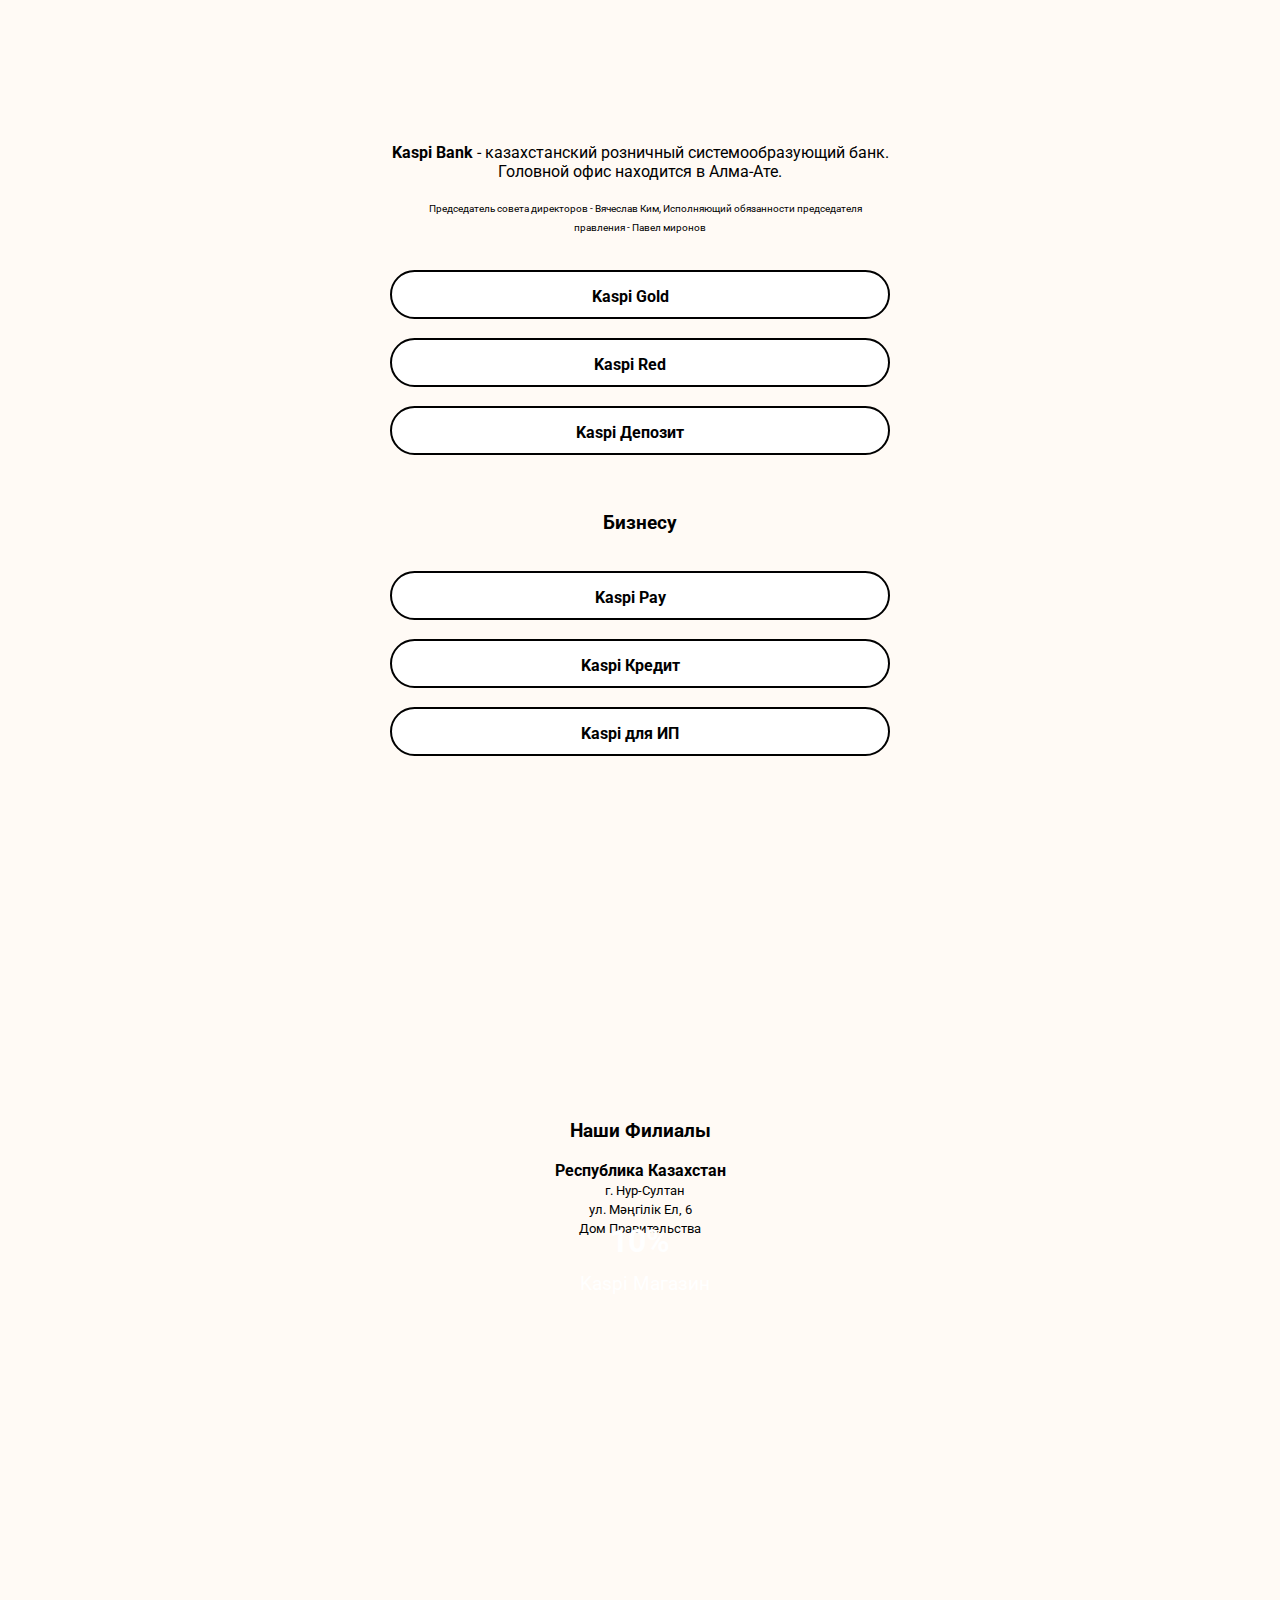
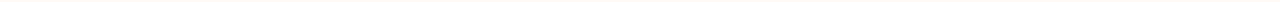
<file: 3/Kaspik.html>
<!DOCTYPE html>
<html lang="en">
    <head>
        <meta charset="utf-8">
        <title>KaspiBank</title>
        <link href="style.css" rel="stylesheet">
        <link href="https://fonts.googleapis.com/css2?family=Montserrat:wght@100&family=Roboto&family=Roboto+Condensed:wght@300&display=swap" rel="stylesheet" type="text/css"> 
    </head>
    <body class="strkaspi">
<div class="allkaspi">

    <div class="imgkaspi"></div>

    <br>

   <p> <b> Kaspi Bank</b> - казахстанский розничный системообразующий банк.
       <br>
            Головной офис находится в Алма-Ате. </p>   

    <p><small class="stk"> Председатель совета директоров - Вячеслав Ким, Исполняющий обязанности председателя
          <br> правления - Павел миронов </small></p>

          <br>

        <div class="kasp">
            <a class="buttonk" href=""><b>Kaspi Gold</b><div class="kaspistrel"></div></a>
            <br>
            <a class="buttonk" href=""><b>Kaspi Red</b><div class="kaspistrel"></div></a>
            <br>
            <a class="buttonk" href=""><b>Kaspi Депозит</b><div class="kaspistrel"></div></a>
        </div>

        <br>
        <br>
        <h3>Бизнесу</h3>
        <br>

        <div class="kasp">
            <a class="buttonk" href=""><b>Kaspi Pay</b><div class="kaspistrel"></div></a>
            <br>
            <a class="buttonk" href=""><b>Kaspi Кредит</b><div class="kaspistrel"></div></a>
            <br>
            <a class="buttonk" href=""><b>Kaspi для ИП</b><div class="kaspistrel"></div></a>
        </div>

        <br>
        <br>
        <br>
        
        <div class="tenprocimg"></div>
        <div class="tenproc">
            <b>10%</b>
            <br>
            <small class="kaspimag">Kaspi Магазин</small>
        </div>

        <br>
        <br>

        <h3>Наши Филиалы</h3>
        <b>Республика Казахстан</b>
        <br>
        <small>г. Нур-Султан <br> ул. Мәңгілік Ел, 6 <br> Дом Правительства </small>
        <br>
        <br>
        <div class="mapouter">
            <div class="gmap_canvas">
                <iframe class="gmap_iframe" width="100%" frameborder="0" scrolling="no" marginheight="0" marginwidth="0" src="https://maps.google.com/maps?width=500&amp;height=300&amp;hl=en&amp;q=astana&amp;t=&amp;z=15&amp;ie=UTF8&amp;iwloc=B&amp;output=embed"></iframe>
                <a href="https://mcpenation.com/">Minecraft Website</a></div></div>
                <br>
                <br>
            </div>
    </body>
</file>
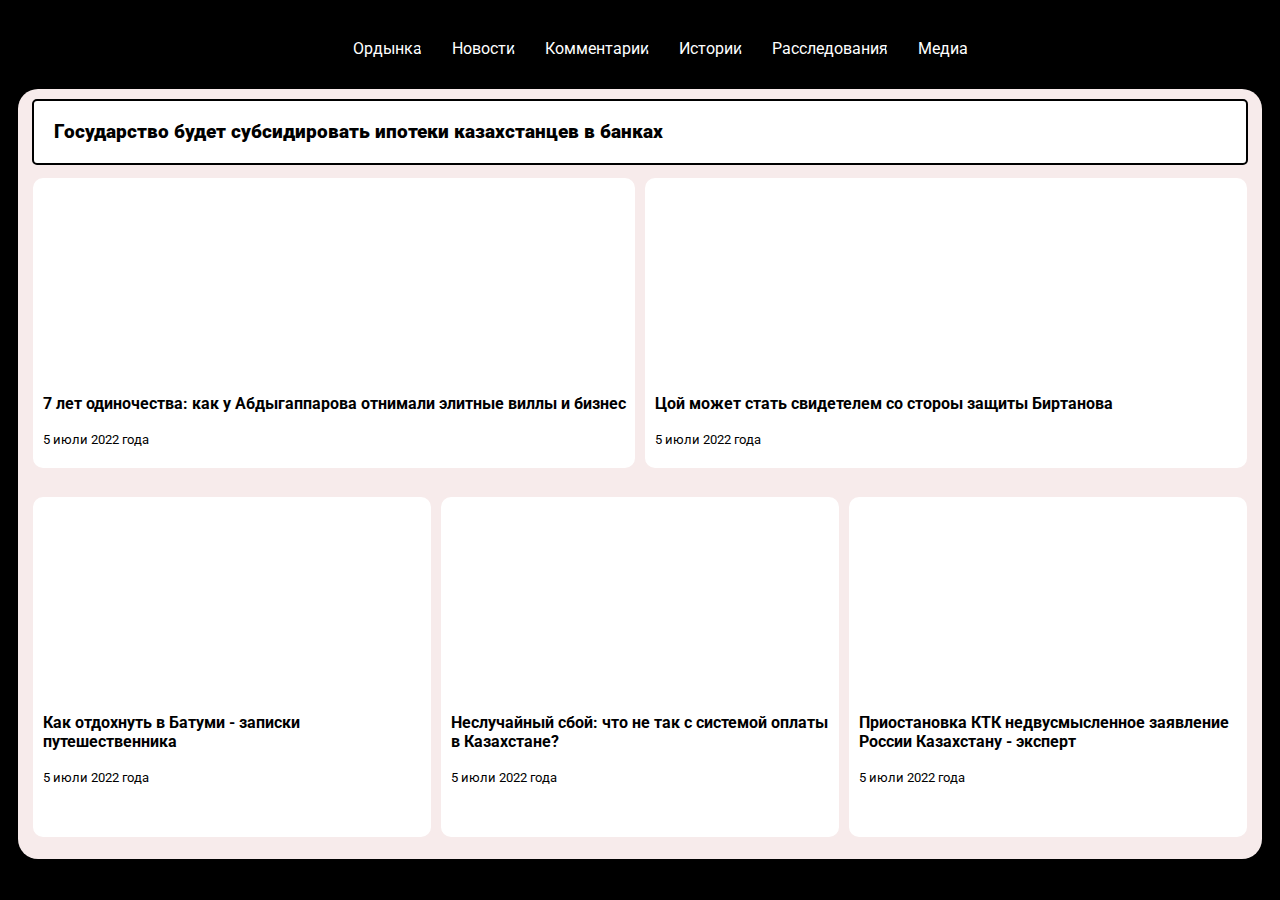
<file: 3/News.html>
<!DOCTYPE html>
<html>
    <head>
        <meta charset="utf-8">
        <title>Новости!</title>
        <link href="style.css" rel="stylesheet">   
        <link href="https://fonts.googleapis.com/css2?family=Montserrat:wght@100&family=Roboto&family=Roboto+Condensed:wght@300&display=swap" rel="stylesheet" type="text/css"> 
    </head>
    <body class="sbk">

        <ul class="top">
            <li><a href="">Ордынка</a></li>
            <li><a href="Kaspik.html">Новости</a></li>
            <li><a href="">Комментарии</a></li>
            <li><a href="">Истории</a></li>
            <li><a href="">Расследования</a></li>
            <li><a href="">Медиа</a></li>
        </ul>

        
<div class="conteiner">
            <h3 class="kipr"><b>Государство будет субсидировать ипотеки казахстанцев в банках</b></h3>

<div class="all">    
    <div class="firstblock">    
        <div class="aya">
            <div class="first"></div>
            <p class="qwe"><b> 7 лет одиночества: как у Абдыгаппарова отнимали элитные виллы и бизнес </b></p>
            <small> 5 июли 2022 года </small>
        </div>

        <div class="aya">
            <div class="second"></div>
            <p class="qwe"><b> Цой может стать свидетелем со стороы защиты Биртанова </b></p>
            <small> 5 июли 2022 года </small>
        </div>
    </div>

    <br>

    <div class="secondblock">
        <div class="aya">
            <div class="third"></div>
            <p class="qwe"><b> Как отдохнуть в Батуми - записки  путешественника </b></p>
            <small> 5 июли 2022 года </small>
        </div>

        <div class="aya">
            <div class="fourth"></div>
            <p class="qwe"><b> Неслучайный сбой: что не так с системой оплаты в Казахстане? </b></p>
            <small> 5 июли 2022 года </small>
        </div>

        <div class="aya">
            <div class="fifth"></div>
            <p class="qwe"><b> Приостановка КТК недвусмысленное заявление России Казахстану - эксперт </b></p>
            <small> 5 июли 2022 года </small>
        </div>
    </div> 
</div>

</div>



    </body>
</html>
</file>
<file: 4/style.css>
@font-face {
    font-family: Gilroy;
    src: url(fonts/gilroy-regular.ttf);
}

@font-face {
    font-family: Bebas Neue;
    src: url(fonts/ofont.ru_Bebas\ Neue.ttf);
}

@font-face {
    font-family: Bebas Neue Mini;
    src: url(fonts/bebasneuecyrillic.ttf);
}


.justify-content-space-between {
    justify-content: space-between;
}

.align-items-center {
    align-items: center;
}

body {
    margin: 0;
    background: #303030;
}

.container {
    width: 1200px;
    height: auto;
    display: block;
    margin: auto;
    position: relative;
}

header {
    padding-top: 31px;
    padding-bottom: 150px;
    position: relative;
}

.navbar {
    display: flex;
    margin-bottom: 56px;
}

.menu a {
    font-family: 'Gilroy';
    font-style: normal;
    font-weight: 400;
    font-size: 16px;
    line-height: 19px;
    color: #E5E5E5;
    text-decoration: none;
    padding-right: 45px;
}

.menu-btn {
    box-sizing: border-box;
    width: 125px;
    height: 48px;
    border: 1px solid #B78C58;
    background: #303030;
    font-family: 'Gilroy';
    font-style: normal;
    font-weight: 600;
    font-size: 16px;
    line-height: 19px;
    color: #E5E5E5;
    cursor: pointer;
}

.header-content {
    position: relative;
}

h1 {
    font-family: 'Bebas Neue';
    font-style: normal;
    font-weight: 700;
    font-size: 120px;
    line-height: 90%;
    color: #FFFFFF;
    position: absolute;
	top: 45px;
	left: -64px;
	width: 100%;
}

.img-btn {
    position: absolute;
    width: 311px;
    height: 93px;
    left: 0;
    top: 570px;
    background: #B78C58;
    font-family: 'Gilroy';
    font-style: normal;
    font-weight: 400;
    font-size: 30px;
    line-height: 35px;
    letter-spacing: -0.01em;
    color: #000000;
    cursor: pointer;
}

section {
    padding-top: 150px;
    padding-bottom: 150px;
}

.first-h2 {
    text-align: center;
    font-family: 'Bebas Neue';
    font-style: normal;
    font-weight: 700;
    font-size: 120px;
    line-height: 90%;
    color: #B78C58;
    text-shadow: 0px 4px 4px rgba(0, 0, 0, 0.25), 0px 4px 4px rgba(0, 0, 0, 0.25);
}

.card-list {
    display: flex;
    justify-content: space-evenly;
}


span {
    font-family: 'Bebas Neue Mini';
    font-style: normal;
    font-weight: 400;
    font-size: 50px;
    line-height: 60px;
    color: #F2F2F2;
}

p {
    font-family: 'Gilroy';
    font-style: normal;
    font-weight: 400;
    font-size: 20px;
    line-height: 23px;
    color: #F2F2F2;
}

.second-h2 {
    font-family: 'Bebas Neue';
    font-style: normal;
    font-weight: 400;
    font-size: 50px;
    line-height: 90%;
    color: #F2F2F2;
    text-align: center;
}

.video {
    background: url(img/video-img.png);
    width: 1200px;
    height: 685px;
    background-repeat: no-repeat;
}

.player-video {
    width: 189px;
    height: 189px;
    top: 248px;
    left: 505px;
    border-radius: 50%;
    background: #B78C58;
    position: absolute;
}

.third-h2 {
    font-family: 'Bebas Neue';
    font-style: normal;
    font-weight: 700;
    font-size: 117px;
    line-height: 120px;
    color: #B78C58;
    text-align: center;
    margin: 0;
}

.barber {
    display: flex;
    align-items: center;
}

.barber p {
    font-family: 'Gilroy';
    font-style: normal;
    font-weight: 400;
    font-size: 24px;
    line-height: 28px;
    text-transform: uppercase;
    color: #FFFFFF;
    padding-right: 143px;
    padding-left: 748px;
}

.barber span {
    font-family: 'Gilroy';
    font-style: normal;
    font-weight: 400;
    font-size: 24px;
    line-height: 28px;
    text-transform: uppercase;
    color: #B78C58;
}


.topbarber-img {
    padding-left: 1020px;
}

.border-bottom {
    border-bottom: 1px solid #B78C58;
    width: 1200px;
}

.services {
    float: left;
    padding-right: 47px;
}

.services-img {
    padding: 0 0 70px 40px;
}

h5 {
    font-family: 'Bebas Neue';
    font-style: normal;
    font-weight: 700;
    font-size: 32px;
    line-height: 32px;
    color: #FFFFFF;
    margin-top: 0;
    margin-bottom: 23px;
    margin-top: 20px;
}

table tbody td {
    font-family: 'Gilroy';
    font-style: normal;
    font-weight: 400;
    font-size: 23px;
    line-height: 20px;
    color: #FFFFFF;
    padding: 20px 93px 10px 0;
    border-bottom: 0.5px solid #B78C58;
    padding-left: 30px;
}

table {
    border-spacing: 0 7px;
}

.td_d {
    width: 257px;
}

.prices2 {
    padding-top: 75px;
}

.prices3 {
    padding-top: 61px;
}

.h2-barbers {
    font-family: 'Bebas Neue';
    font-style: normal;
    font-weight: 700;
    font-size: 120px;
    line-height: 120px;
    color: #FFFFFF;
    text-align: center;
    margin: 0;
}

.div-bottom-150px {
    padding-bottom: 150px;
}

.span-topbarbers {
    font-family: 'Bebas Neue';
    font-style: normal;
    font-weight: 400;
    font-size: 50px;
    line-height: 60px;
    color: #B78C58;
}

.top-barbers {
    display: flex;
    padding-top: 100px;
    padding-bottom: 250px;
}

.barbers-name {
    font-family: 'Gilroy';
    font-style: normal;
    font-weight: 500;
    font-size: 24px;
    line-height: 29px;
    color: #B78C58;
}

.barbers-info {
    font-family: 'Gilroy';
    font-style: normal;
    font-weight: 400;
    font-size: 20px;
    line-height: 24px;
    color: #F2F2F2;
}

.StyleHair-border-top {
    border: 1px solid #B78C58;
    width: 115%;
    transform: translateX(-7%);
}

.StyleHair-border-bottom {
    border: 1px solid #B78C58;
    width: 115%;
    transform: translateX(-7%);
    margin-bottom: 150px;
}

.Islam{
    width: 240px;
    height: 316px;
    padding-right: 70px;
}

.Dias {
    width: 240px;
    height: 316px;
    padding-right: 70px;
    padding-top: 100px;
}

.Maha {
    width: 240px;
    padding-right: 70px;
    height: 316px;
}

.Rufat {
    width: 240px;
    height: 316px;
    padding-top: 100px;
}

.barbers {
    display: flex;
    padding-top: 100px;
}

.Liza {
    width: 240px;
    height: 316px;
    padding-right: 70px;
    padding-top: 100px;
}

.Andrey {
    width: 240px;
    height: 316px;
    padding-right: 70px;
}

.Nikita {
    width: 240px;
    height: 316px;
    padding-right: 70px;
    padding-top: 100px;
}

.Zhanadil {
    width: 240px;
    height: 316px;
}

.nabor-img {
    float: right;
    margin-right: -74px;
}

.href {
    cursor: pointer;
    position: relative;
    display: flex;
}
.href .arrow {
    position: relative;
    top: 60px;
    width: 30px;
    height: 1px;
    background-color: #B78C58;
    display: block;
}
.href .arrow::after {
    content: '';
    position: absolute;
    width: 12px;
    height: 1px;
    top: -4px;
    right: -2px;
    background-color: #B78C58;;
    transform: rotate(45deg);
}
.href .arrow::before {
    content: '';
    position: absolute;
    width: 12px;
    height: 1px;
    top: 4px;
    right: -2px;
    background-color: #B78C58;;
    transform: rotate(-45deg);
}

a {
    font-family: 'Gilroy';
    font-style: normal;
    font-weight: 400;
    font-size: 20px;
    line-height: 23px;
    text-transform: uppercase;
    color: #B78C58;
    text-decoration: none;
    padding-top: 50px;
    padding-left: 10px;
}

.h2-numbers {
    font-family: 'Bebas Neue';
    font-style: normal;
    font-weight: 700;
    font-size: 120px;
    line-height: 120px;
    color: #FFFFFF;
    text-align: center;
    margin: 0;
}

.barber-num {
    display: flex;
    text-align: center;
    padding-top: 75px;
    padding-left: 30px;
}

.number {
    font-family: 'Bebas Neue';
    font-style: normal;
    font-weight: 700;
    font-size: 60px;
    line-height: 60px;
    color: #FFFFFF;
}

.first-num {
    padding-right: 155px;
}

.second-num {
    padding-left: 150px;
    padding-right: 150px;
}

.third-num {
    padding-left: 130px;
}

.border1 {
    border-right: 1px solid #B78C58;
    transform: rotate(50deg);
    height: 140px;
}

.border2 {
    border-right: 1px solid #B78C58;
    transform: rotate(50deg);
}

.we-study {
    float: right;
    padding-top: 75px;
}

.we-study-div {
    padding-bottom: 150px;
}

.svg {
    padding: 7px 5px 7px 0px;
}

.we-study-p {
    font-family: 'Gilroy';
    font-style: normal;
    font-weight: 400;
    font-size: 20px;
    line-height: 130%;
    color: #FFFFFF;
    padding-top: 45px;
    padding-bottom: 45px;
}

.h2-franchise {
    font-family: 'Bebas Neue';
    font-style: normal;
    font-weight: 700;
    font-size: 120px;
    line-height: 120px;
    color: #FFFFFF;
    opacity: 0.7;
    text-align: center;
}

.franchise-border-top {
    border: 1px solid #FFFFFF;
    width: 115%;
    transform: translateX(-7%);
}

.franchise-border-bottom {
    border: 1px solid #FFFFFF;
    width: 115%;
    transform: translateX(-7%);
}

.text-number {
    font-family: 'Gilroy';
    font-style: normal;
    font-weight: 600;
    font-size: 20px;
    line-height: 24px;
    color: #F2F2F2;
    padding-top: 15px;
    width: 418px;
}

.big-numbers {
    font-family: 'Bebas Neue';
    font-style: normal;
    font-weight: 700;
    font-size: 120px;
    line-height: 120px;
    color: #FFFFFF;
}

.over-img {
    float: right;
    position: absolute;
}

.back-img {
    z-index: 2;
    padding-left: 258px;
}

.back_img_block{            
    position: relative;
    left: 415px;
}
.over-second-img_block{
    position: absolute;
    top: 150px;
    left: 600px;
}

.over-second-img {
    z-index: 1;
    padding-top: -200px;
}

.all-franchise {
    display: flex;
}

.h2-border {
    display: flex;
}

.h2-border {
    display: flex;
    width: 100%;
    justify-content: space-around;
}

.border11 {
    border-right: 1px solid #B78C58;
    transform: rotate(40deg);
    height: 140px;
}

.border12 {
    border-right: 1px solid #B78C58;
    transform: rotate(40deg);
    height: 140px;
    margin-left: 60px;
}

.oneborder{
    display: flex;
    width: 56px;
    margin-top: -15px;
    margin-left: -10px;
}

.Application-p {
    font-family: 'Gilroy';
    font-style: normal;
    font-weight: 400;
    font-size: 24px;
    line-height: 28px;
    color: #F2F2F2;
    margin: 0;
}

.submit-application {
    font-family: 'Bebas Neue';
    font-style: normal;
    font-weight: 400;
    font-size: 50px;
    line-height: 60px;
    color: #F2F2F2;
}

.Application-form {
    padding-left: 120px;
}

input {
    width: 275px;
    height: 51px;
    font-family: 'Gilroy';
    font-style: normal;
    font-weight: 400;
    font-size: 20px;
    line-height: 23px;
    color: #C4C4C4;
    margin-bottom: 30px;
    border-bottom: 1px solid #7B7B7B;
}

.left-width {
    border-left-width: 0;
    border-left-style: none;
    background-color: transparent
}

.right-width {
    border-right-width: 0;
    border-right-style: none;
    background-color: transparent
}

.top-width {
    border-top-width: 0;
    border-top-style: none;
    background-color: transparent
}

input[type=submit] {
    cursor: pointer;
    font-family: 'Gilroy';
    font-style: normal;
    font-weight: 400;
    font-size: 24px;
    line-height: 28px;
    text-transform: uppercase;
    color: #000000;
    background: #B78C58;
}

.d-flex {
    display: flex;
}

.footer-adres {
    padding-right: 120px;
}

.footer-tel {
    font-family: 'Gilroy';
    font-style: normal;
    font-weight: 400;
    font-size: 20px;
    line-height: 23px;
    color: #B78C58;
    cursor: pointer;
}

.fa-brands, .fab {
    font-weight: 400;
    font-size: 50px;
    padding-top: 20px;
    margin-right: 20px;
}
</file>
<file: 5/style.css>
@import url("https://fonts.googleapis.com/css?family=Roboto&display=swap");

* {
  box-sizing: border-box;
}

body {
  font-family: "Roboto", sans-serif;
  background-color: #e5e5e5;
  display: flex;
  padding-top: 5rem;
  justify-content: center;
  overflow: hidden;
  margin: 0;
}

.row {
  display: flex;
  width: 600px;
  justify-content: space-between;
  margin-bottom: 1rem;
  text-align: center;
}

.col-header {
  width: 150px;
  height: 50px;
  box-shadow: 4px 4px 9px rgba(198, 198, 198, 0.36);
  border-radius: 20px;
  padding: 0.8rem 1rem;
  color: #fff;
}

.item {
  width: 150px;
  height: 50px;
  box-shadow: 4px 4px 9px rgba(198, 198, 198, 0.36);
  border-radius: 20px;
  background: linear-gradient(to bottom, #cc99ff 0%, #ffffff 100%);
  padding: 0.8rem 1rem;
  color: #828282;
  text-align: center;
  cursor: grab;
}

.item:active {
  cursor: grabbing;
}

.placeholder {
  width: 150px;
  height: 66px;
}

.start {
  background: linear-gradient(90deg, #ff85e4 0%, #229efd 179.25%);
}

.progress {
  background: linear-gradient(90deg, #209cff 0%, #68e0cf 100%);
}

.done {
  background: linear-gradient(90deg, #84fab0 0%, #8fd3f4 100%);
}

.hold {
    border: 3px solid #cc99ff;
}

.hide {
    display: none;
}

.hovered {
    border-top: 1px solid #bf51ff;
}
</file>
<file: 6/style.css>
@import url('https://fonts.googleapis.com/css?family=Muli&display=swap'); 

* {
  box-sizing: border-box;
}

body {
  font-family: 'Muli', sans-serif;
  overflow: hidden;
  margin: 0;
  background: rgb(9, 95, 192);
  height: 100vh;
  display: flex;
  justify-content: center;
  align-items: center;
}

.container {
    width: 100%;
    display: flex;
    padding: 0 20px;
}

.slide {
    height: 80vh;
    border-radius: 20px;
    margin: 10px;
    cursor: pointer;
    color: rgb(16, 34, 194);
    flex: 1;
    background-size: cover;
    background-position: center;
    background-repeat: no-repeat;
    position: relative;
    transition: all 500ms ease-in-out;
}

.slide h3 {
    position: absolute;
    font-size: 17px;
    bottom: 20px;
    left: 20px;
    margin: 0;
    opacity: 0;
}

.slide.active {
    flex: 10;
}

.slide.active h3 {
    opacity: 1;
    transition: opacity 0.3s ease-in 0.4s;
}
</file>
<file: 7/style.css>
@import url("https://fonts.googleapis.com/css?family=Khula&display=swap");

* {
  box-sizing: border-box;
}

body {
  color: #fff;
  font-family: "Khula", sans-serif;
  height: 100vh;
  overflow: hidden;
  margin: 0;
  text-align: center;
}

a {
  color: #fff;
  text-decoration: none;
}

a:hover {
  color: #16d9e3;
}

.start {
  font-size: 1.5rem;
}

h1 {
  line-height: 1.4;
  font-size: 4rem;
}

.screen {
  display: flex;
  flex-direction: column;
  align-items: center;
  justify-content: center;
  height: 100vh;
  width: 100vw;
  transition: margin 0.5s ease-out;
  background: linear-gradient(90deg, #29323c 0%, #485563 100%);
}

.screen.up {
  margin-top: -100vh;
}

.time-list {
  display: flex;
  flex-wrap: wrap;
  justify-content: center;
  list-style: none;
  padding: 0;
}

.time-list li {
  margin: 10px;
}

.time-btn {
  background-color: transparent;
  border: 2px solid #c0c0c0;
  color: #fff;
  cursor: pointer;
  font-family: inherit;
  padding: 0.5rem 1rem;
  font-size: 1.5rem;
}

.time-btn:hover {
  border: 2px solid #16d9e3;
  color: #16d9e3;
}

.hide {
  opacity: 0;
}

.primary {
  color: #16d9e3;
}

.board {
  display: flex;
  justify-content: center;
  align-items: center;
  position: relative;
  width: 500px;
  height: 500px;
  background: linear-gradient(118.38deg, #29323c -4.6%, #485563 200.44%);
  box-shadow: -8px -8px 20px #2a333d, 10px 7px 20px #475462;
  border-radius: 30px;
  overflow: hidden;
}

.circle {
  background: linear-gradient(90deg, #16d9e3 0%, #30c7ec 47%, #46aef7 100%);
  position: absolute;
  border-radius: 50%;
  cursor: pointer;
}
</file>
<file: 9/style.css>
* {
    box-sizing: border-box;
    margin: 0;
    padding: 0;
  }
  
  body {
    font-family: "Roboto", sans-serif;
    height: 100vh;
  }
  
  .container {
    position: relative;
    overflow: hidden;
    width: 100vw;
    height: 100vh;
  }
  
  .sidebar {
    height: 100%;
    width: 35%;
    position: absolute;
    top: 0;
    left: 0;
    transition: transform 0.5s ease-in-out;
  }
  
  .sidebar > div {
    height: 100%;
    width: 100%;
    display: flex;
    flex-direction: column;
    align-items: center;
    justify-content: center;
    color: #fff;
  }
  
  .sidebar h1 {
    font-size: 40px;
    margin-bottom: 10px;
    margin-top: -30px;
  }
  
  .main-slide {
    height: 100%;
    position: absolute;
    top: 0;
    left: 35%;
    width: 65%;
    transition: transform 0.5s ease-in-out;
  }
  
  .main-slide > div {
    background-repeat: no-repeat;
    background-size: cover;
    background-position: center center;
    height: 100%;
    width: 100%;
  }
  
  button {
    background-color: #fff;
    border: none;
    color: #aaa;
    cursor: pointer;
    font-size: 16px;
    padding: 15px;
  }
  
  button:hover {
    color: #222;
  }
  
  button:focus {
    outline: none;
  }
  
  .container .controls button {
    position: absolute;
    left: 35%;
    top: 50%;
    z-index: 100;
  }
  
  .container .controls .down-button {
    transform: translateX(-100%);
    border-top-left-radius: 5px;
    border-bottom-left-radius: 5px;
  }
  
  .container .controls .up-button {
    transform: translateY(-100%);
    border-top-right-radius: 5px;
    border-bottom-right-radius: 5px;
  }
</file>
<file: 1/main.css>
@font-face {
	font-family: Gilroy; 
	src: url(fonts/gilroy-regular.ttf);
}

@font-face {
	font-family: HeadingPro; 
	src: url(fonts/HeadingPro-Bold.ttf);
}

body, a {
    margin: 0;
    color: white;

}

html, body {
    overflow-x: hidden;
}

.bg-color-first-block {
    background: linear-gradient(114.23deg, #FEC501 0%, #80C242 67.71%);
    position: relative;
}

.bg-color-second-block {
    background: linear-gradient(114.23deg, #FEC501 0%, #80C242 67.71%);
}

.bg-color-third-block {
    background: #80C242;
    position: relative;
}

header {
    padding-top: 27px;
    position: relative;
    padding-bottom: 143px;
}

.container {
    width: 1100px;
    height: 100;
    display: block;
    margin: auto;
    position: relative;
}

.menu a {
    font-family: "Gilroy";
    text-decoration: none;
    font-size: 15px;
    line-height: 100%;
    padding: 14.5px 22px;
}

.menu a:not(:last-child) {
    border-right: 1px solid #EAB602;
}

.navbar {
    margin-bottom: 83px;
    display: flex;
    align-items: center;
    justify-content: space-between;
}

.fa-bars {
    display: none;
}

.alltop {
    display: flex;
}

.aicenter {
    align-items: center;
}

.menu-ot-right {
    justify-content: space-between;
}

h1 {
    font-size: 72px;
    text-transform: uppercase;
    line-height: 100%;
    font-family: "HeadingPro";
    z-index: 2;
    position: relative;
}

h1  span {
    color: #443E3E; 
    z-index: 2;
}  


.imgkids {
    position: absolute;
    right: 100px;
    bottom: 0;
    left: 546px;
    z-index: 3;
}

.bgimage {
    position: absolute;
    left: 0px;
    top: 0px;
    z-index: 1;
}

h2 {
    font-size: 72px;
    text-transform: uppercase;
    line-height: 100%;
    font-family: "HeadingPro";
    margin: 0;
}

.advantages h2 {
    text-align: center;
    margin-bottom: 53px;
}


.advantagescard {
    font-family: "Gilroy";
    padding: 25px 30px;
    background: #FFFFFF;
    border: 2px solid #76C22E;
    box-shadow: -8px 8px 17px rgba(199, 165, 47, 0.5);
    border-radius: 22px;
    max-width: 344px;
    min-width: 290px;
    font-size: 20px;
    color:  #443E3E;
    line-height: 1;
}

section {
    padding: 50px 0;
    position: relative;
}

.advantage-card-list .advantagescard:first-child {
    text-align: right;
}

.advantage-card-list:nth-child(3) {
    margin: 62px 0;
}

.advantage-card-list:nth-child(3) .advantagescard:first-child {
    transform: translateX(-20%);
}

.advantage-card-list:nth-child(3) .advantagescard:last-child {
    transform: translateX(20%);
}

.advanimg {
    position: absolute;
    max-height: 100%;
    top: 50%;
    left: 50%;
    transform: translate(-50%, -50%);
}

.third-block-con {
    width: 50%;
}

.third-block-text {
    font-family: "Gilroy";
    display: block;
    margin: 50px 0;
    font-size: 23px;
    line-height: 100%;
}

input {
    border: 2px solid #76C22E;
    box-shadow: -8px 8px 17px rgba(121, 199, 47, 0.5);
    border-radius: 22px;
    margin-bottom: 23px;
    font-size: 20px;
    padding: 25px 0;
    display: block;
    outline: none;
    width: 460px;
    text-align: center;
    font-family: "Gilroy";
    z-index: 1;
}

input[type=submit] {
    background: #FEC501;
    box-shadow: -8px 8px 17px rgba(121, 199, 47, 0.5), inset 0px -4px 4px rgba(255, 240, 102, 0.25), inset -1px 4px 10px #FFF066;
    border-radius: 22px;
    margin: 0;
    cursor: pointer;
    z-index: 2;
    position: relative;
}

.third-block-image {
    position: absolute;
    right: 0;
    bottom: 0;
    z-index: 2;
}

.w-50 {
    width: 50%;
}

.w-50 p {
    font-family: "Gilroy";
    font-size: 18px;
}

a {
    text-decoration: none;
    font-family: "Gilroy";
}

.sm-links a {
    margin-right: 10px;
    font-size: 30px;
}

.imgfooter {
        margin-right: 50px;
}

.advantagebgimg {
    position: absolute;
    top: 0;
    z-index: 1;
}

@media (max-width: 375px) {
    .container {
        padding: 0 15px;
        width: calc(100% - 30px);
    }
    
    .third-block-con {
        width: 100%;
        margin-bottom: 30px;
    }

    input {
        width: 100%;
        font-size: 16px !important;
        padding: 15px 0 !important;
        margin-bottom: 15px !important;
    }

    .w-50 {
        width: 100%;
    }

    footer {
        text-align: center;
    }

    section, footer {
        padding: 5px 0;
    }

    .advantagescard {
        transform: translate(0) !important;
        margin-bottom: 15px;
        text-align: center !important;
        font-size: 16px;
    }

    .advantage-card-list {
        margin: 0 !important;
    }

    .alltop {
        display: block;
    }
    
    img {
        max-width: 100%;
        left: 0;
    }

    .imgkids {
        position: relative;
        margin: 0 auto;
        left: 0;
    }
    
    .third-block-image {
        position: relative;
    }

    .advanimg {
        position: relative;
        left: 0;
        top: 0;
        transform: scale(1.6);
    }

    .imgfooter {
        margin-right: 0;
    }

    form {
        width: 100%;
    }
    
    h1, h2 {
        font-size: 32px;
        text-align: center;
    }

    h1 {
        font-size: 40px;
        margin: 30px 0;
    }

    .navbar {
        margin: 0;
    }
    
    .third-block-text {
        text-align: center;
        font-size: 16px;
        margin: 15px;
    }

    .menu {
        display: none;
    }

    .fa-bars {
        display: block;
        font-size: 25x;
    }

    .advantages h2 {
        margin-bottom: 10px;
    }
    }
</file>
<file: 3/style.css>
html {
    font-family: 'Roboto';
    display: grid;
    grid-template-columns: 1fr;
}

.top li a {
    text-decoration: none;
    color: white;
    border-radius: 15px;
    padding: 25;
    background-color: rgb(0, 0, 0);
}

li {
    padding: 15px;
}

a {
    color: white;
}

a:hover {
    cursor: pointer;
}

ul {
    display: flex;
    flex-direction: row;
    justify-content: center;
}

.conteiner {
    background-color: rgb(247, 235, 235);
    border-radius: 20px;
    height: 750px;
    margin: 10px;
    padding: 10px;
}

.sbk {
    background-color: black;
}

.kipr {
    border: 2px solid black;
    border-radius: 5px;
    background-color: white;
    padding: 20px;
    text-align: left;
    margin: 0px 4px 8px 4px;
}

h3:hover {
    cursor: pointer;
}

.aya {
    background-color: white;
    margin: 5px;
    border-radius: 10px;
}

.aya:hover {
    cursor: pointer;
}

.firstblock {
    display: grid;
    grid-template-columns: 1fr 1fr;
    grid-template-rows: 300px;
}

.secondblock {
    display: grid;
    grid-template-columns: 1fr 1fr 1fr;
    grid-template-rows: 350px;
}

.first {
    background-image: url(https://zakon-img1.object.pscloud.io/d078d4107add4336a428f466815be4c4.jpeg);
    width: 100%;
    height: 200px;
    background-position: center;
    background-size: cover;
}

.second {
    background-image: url(https://i.ytimg.com/vi/oNuECW_97RA/maxresdefault.jpg);
    width: 100%;
    height: 200px;
    background-position: center;
    background-size: cover;
}

.third {
    background-image: url(https://vyo.travel/wp-content/uploads/2018/05/3286.jpg);
    width: 100%;
    height: 200px;
    background-position: center;
    background-size: cover;
}

.fourth {
    background-image: url(https://tengrinews.kz/userdata/news/2016/news_287521/thumb_m/photo_175544.jpg);
    width: 100%;
    height: 200px;
    background-position: center;
    background-size: cover;
}

.fifth {
    background-image: url(https://24.kz/media/k2/items/cache/4d885b867b27c1cd5c72f633606949b6_XL.jpg);
    width: 100%;
    height: 200px;
    background-position: center;
    background-size: cover;
}

.qwe {
    padding-left: 10px;
}

small {
    padding-left: 10px;
}

.strkaspi {
    background-color: rgb(255, 250, 245);
}

.allkaspi {
    text-align: center;
}

.imgkaspi {
    background-image: url(https://upload.wikimedia.org/wikipedia/ru/a/aa/Logo_of_Kaspi_bank.png);
    width: 100px;
    height: 100px;
    background-position: center;
    margin: auto;
    background-size: cover;
}

.stk {
    font-size: 10px;
}

.kasp{
    display: flex;
    flex-direction: column;
    justify-content: center;
    width: 500px;
    margin: 0 auto;
}


.kaspistrel {
    background-image: url(https://cdn-icons-png.flaticon.com/512/271/271228.png);
    width: 20px;
    height: 20px;
    background-size: 100%;
    float: right;
    flex-direction: row;
    
}


.buttonk {
    border: 2px solid black;
    background-color: white;
    color: black;
    border-radius: 25px;
    text-decoration: none;
    height: 30px;
    padding-top: 15px;
}

.buttonk:hover {
    background-color: black;
    color: white;
}

.tenprocimg {
    background-image: url(http://retail-loyalty.org/upload/iblock/6f8/kaspi_7289.jpg);
    width: 500px;
    height: 250px;
    background-position: center;
    margin: auto;
    background-size: cover;
    filter: brightness(50%);
}

.tenproc {
    position: absolute;
    top: 140%;
    left: 50%;
    transform: translate(-50%, -50%);
    color: white;
    font-size: 200%;
}

.kaspimag {
    font-size: 60%;
}

.mapouter {
    position:relative;
    text-align:right; 
    width:100%; 
    height:300px;filter:
    brightness(70%);
}

.gmap_canvas {
    overflow:hidden; 
    background:none!important;
    width:500px;
    height:300px;
    margin: auto
}

.gmap_iframe {
    height:300px!important;
}
</file>
